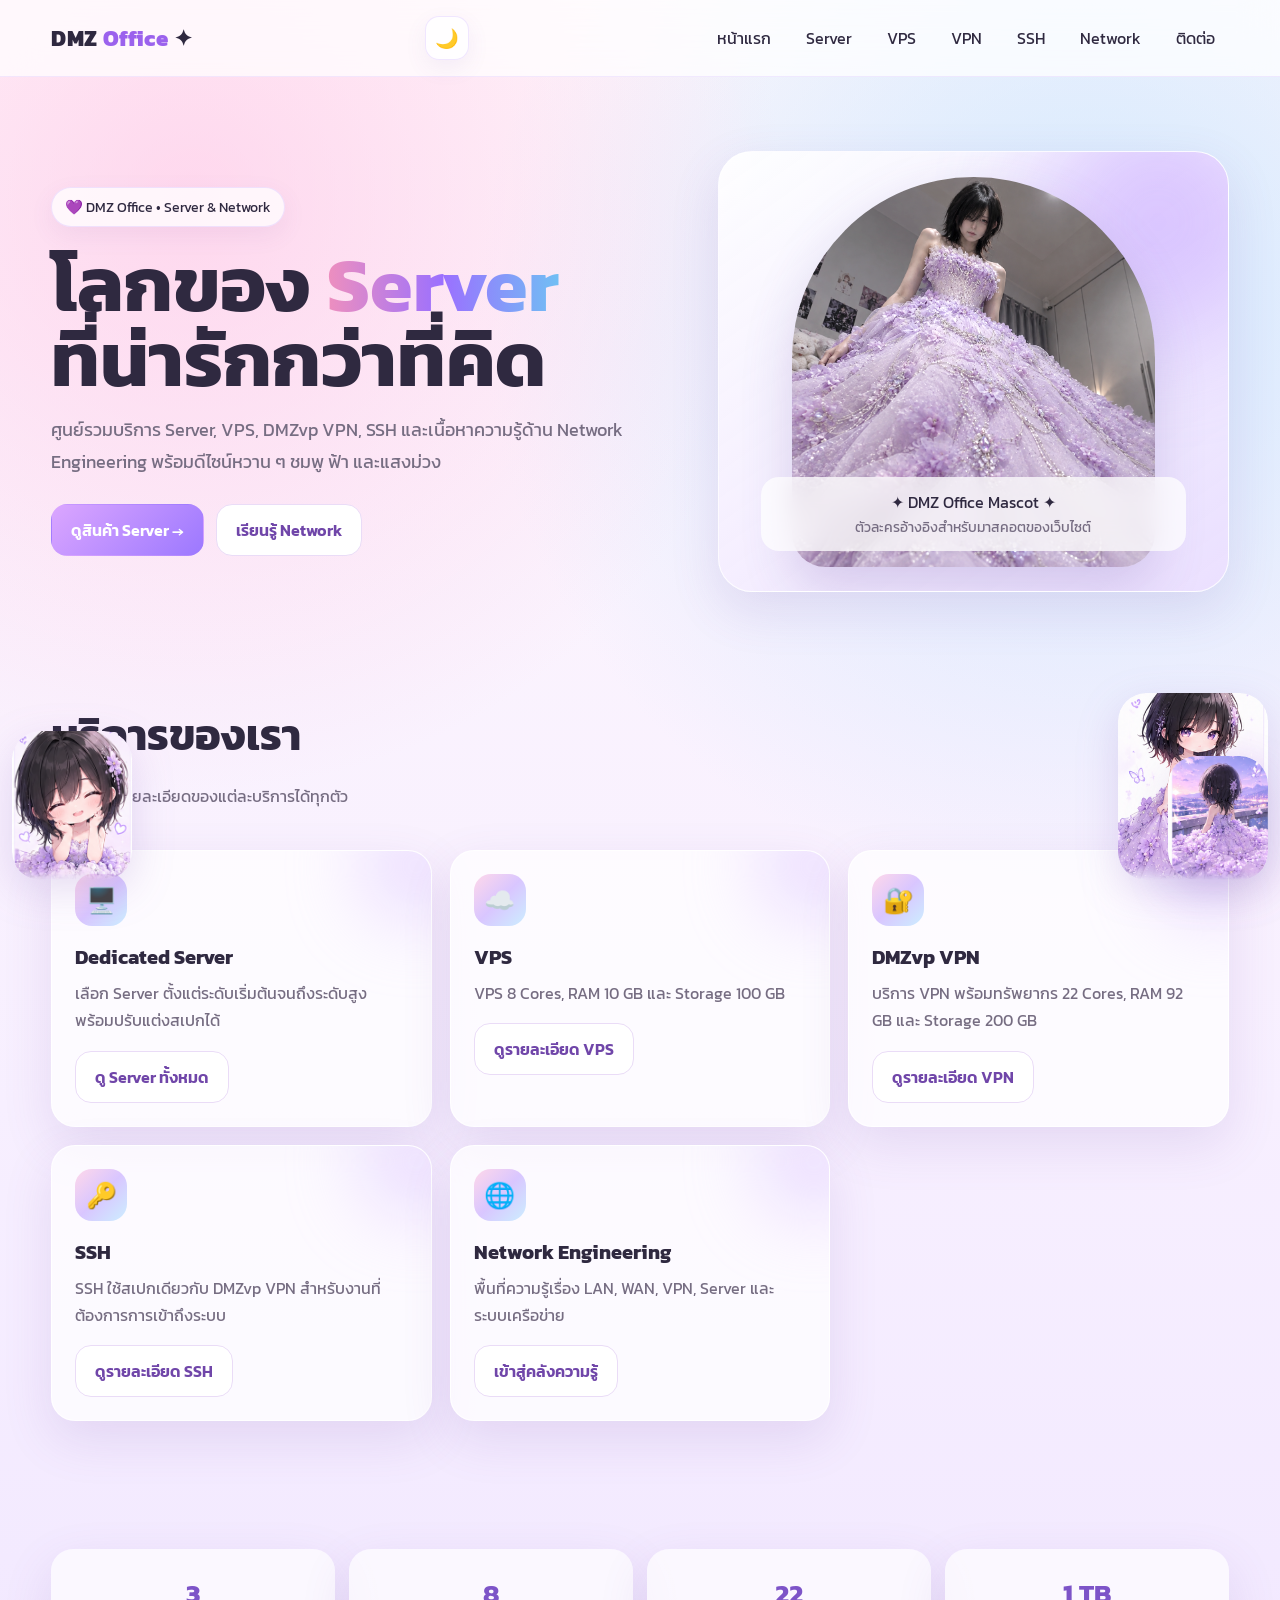
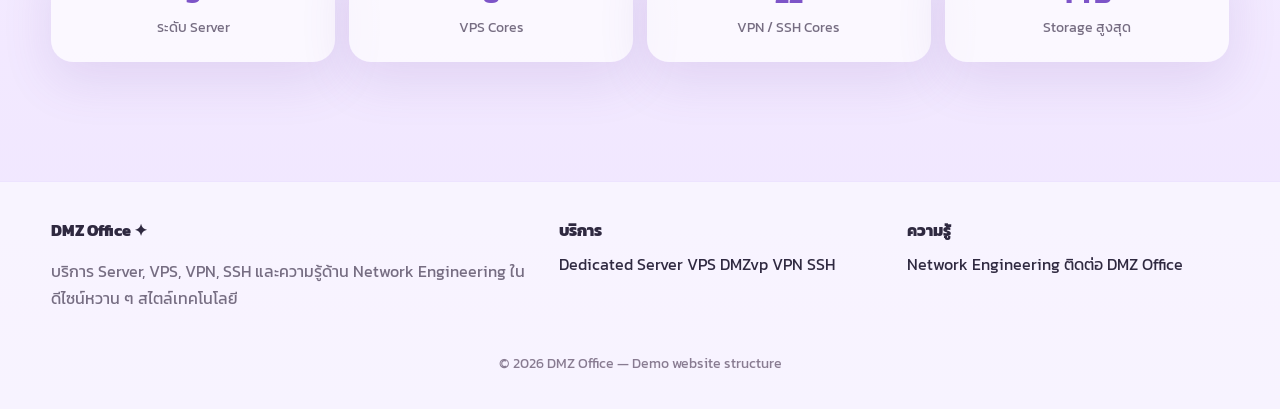
<file: index.html>
<!doctype html>
<html lang="th">
<head>
<meta charset="utf-8">
<meta name="viewport" content="width=device-width,initial-scale=1">
<title>หน้าแรก | DMZ Office</title>
<meta name="description" content="DMZ Office - Server, VPS, VPN, SSH และ Network Engineering">
<link rel="stylesheet" href="css/style.css">
</head>
<body>

<header class="nav">
  <div class="container nav-inner">
    <a class="logo" href="index.html">DMZ <span>Office</span> ✦</a>
    <div class="nav-actions">
      <button class="theme-toggle" id="themeToggle" aria-label="สลับโหมดสี" title="สลับโหมดกลางวัน / กลางคืน">🌙</button>
      <button class="menu-btn" aria-label="เปิดเมนู">☰</button>
    </div>
    <nav class="nav-links">
      <a href="index.html">หน้าแรก</a>
      <a href="servers.html">Server</a>
      <a href="vps.html">VPS</a>
      <a href="vpn.html">VPN</a>
      <a href="ssh.html">SSH</a>
      <a href="network.html">Network</a>
      <a href="contact.html">ติดต่อ</a>
    </nav>
  </div>
</header>


<main>
<section class="hero">
<div class="container hero-grid">
  <div class="reveal">
    <span class="badge">💜 DMZ Office • Server & Network</span>
    <h1>โลกของ <span class="gradient-text">Server</span><br>ที่น่ารักกว่าที่คิด</h1>
    <p>ศูนย์รวมบริการ Server, VPS, DMZvp VPN, SSH และเนื้อหาความรู้ด้าน Network Engineering พร้อมดีไซน์หวาน ๆ ชมพู ฟ้า และแสงม่วง</p>
    <div class="actions">
      <a class="btn btn-primary" href="servers.html">ดูสินค้า Server →</a>
      <a class="btn btn-soft" href="network.html">เรียนรู้ Network</a>
    </div>
  </div>
  <div class="mascot-card reveal">
    <div class="glow"></div>
    <div class="mascot">
      <img src="images/mascot-reference.png" alt="DMZ Office mascot reference">
      <div class="mascot-label">✦ DMZ Office Mascot ✦<br><span class="small">ตัวละครอ้างอิงสำหรับมาสคอตของเว็บไซต์</span></div>
    </div>
  </div>
</div>
</section>

<section class="section">
<div class="container">
  <div class="section-head reveal">
    <div><h2>บริการของเรา</h2><p class="lead">กดเข้าไปดูรายละเอียดของแต่ละบริการได้ทุกตัว</p></div>
  </div>
  <div class="grid">
    <article class="card reveal"><div class="icon">🖥️</div><h3>Dedicated Server</h3><p>เลือก Server ตั้งแต่ระดับเริ่มต้นจนถึงระดับสูง พร้อมปรับแต่งสเปกได้</p><a class="btn btn-soft" href="servers.html">ดู Server ทั้งหมด</a></article>
    <article class="card reveal"><div class="icon">☁️</div><h3>VPS</h3><p>VPS 8 Cores, RAM 10 GB และ Storage 100 GB</p><a class="btn btn-soft" href="vps.html">ดูรายละเอียด VPS</a></article>
    <article class="card reveal"><div class="icon">🔐</div><h3>DMZvp VPN</h3><p>บริการ VPN พร้อมทรัพยากร 22 Cores, RAM 92 GB และ Storage 200 GB</p><a class="btn btn-soft" href="vpn.html">ดูรายละเอียด VPN</a></article>
    <article class="card reveal"><div class="icon">🔑</div><h3>SSH</h3><p>SSH ใช้สเปกเดียวกับ DMZvp VPN สำหรับงานที่ต้องการการเข้าถึงระบบ</p><a class="btn btn-soft" href="ssh.html">ดูรายละเอียด SSH</a></article>
    <article class="card reveal"><div class="icon">🌐</div><h3>Network Engineering</h3><p>พื้นที่ความรู้เรื่อง LAN, WAN, VPN, Server และระบบเครือข่าย</p><a class="btn btn-soft" href="network.html">เข้าสู่คลังความรู้</a></article>
  </div>
</div>
</section>

<section class="section">
<div class="container stats reveal">
  <div class="stat"><strong>3</strong><span>ระดับ Server</span></div>
  <div class="stat"><strong>8</strong><span>VPS Cores</span></div>
  <div class="stat"><strong>22</strong><span>VPN / SSH Cores</span></div>
  <div class="stat"><strong>1 TB</strong><span>Storage สูงสุด</span></div>
</div>
</section>
</main>
<div class="mascot-deco right " aria-hidden="true"><img src="images/mascot/pose-01.png" alt=""></div>
<div class="mascot-deco left small" aria-hidden="true"><img src="images/mascot/pose-03.png" alt=""></div>
<div class="mascot-deco right tiny" aria-hidden="true"><img src="images/mascot/pose-15.png" alt=""></div>



<footer>
  <div class="container footer-grid">
    <div>
      <div class="footer-title">DMZ Office ✦</div>
      <p class="lead">บริการ Server, VPS, VPN, SSH และความรู้ด้าน Network Engineering ในดีไซน์หวาน ๆ สไตล์เทคโนโลยี</p>
    </div>
    <div>
      <div class="footer-title">บริการ</div>
      <a href="servers.html">Dedicated Server</a>
      <a href="vps.html">VPS</a>
      <a href="vpn.html">DMZvp VPN</a>
      <a href="ssh.html">SSH</a>
    </div>
    <div>
      <div class="footer-title">ความรู้</div>
      <a href="network.html">Network Engineering</a>
      <a href="contact.html">ติดต่อ DMZ Office</a>
    </div>
  </div>
  <div class="container copyright">© <span data-year></span> DMZ Office — Demo website structure</div>
</footer>

<script src="js/main.js"></script>
</body>
</html>
</file>
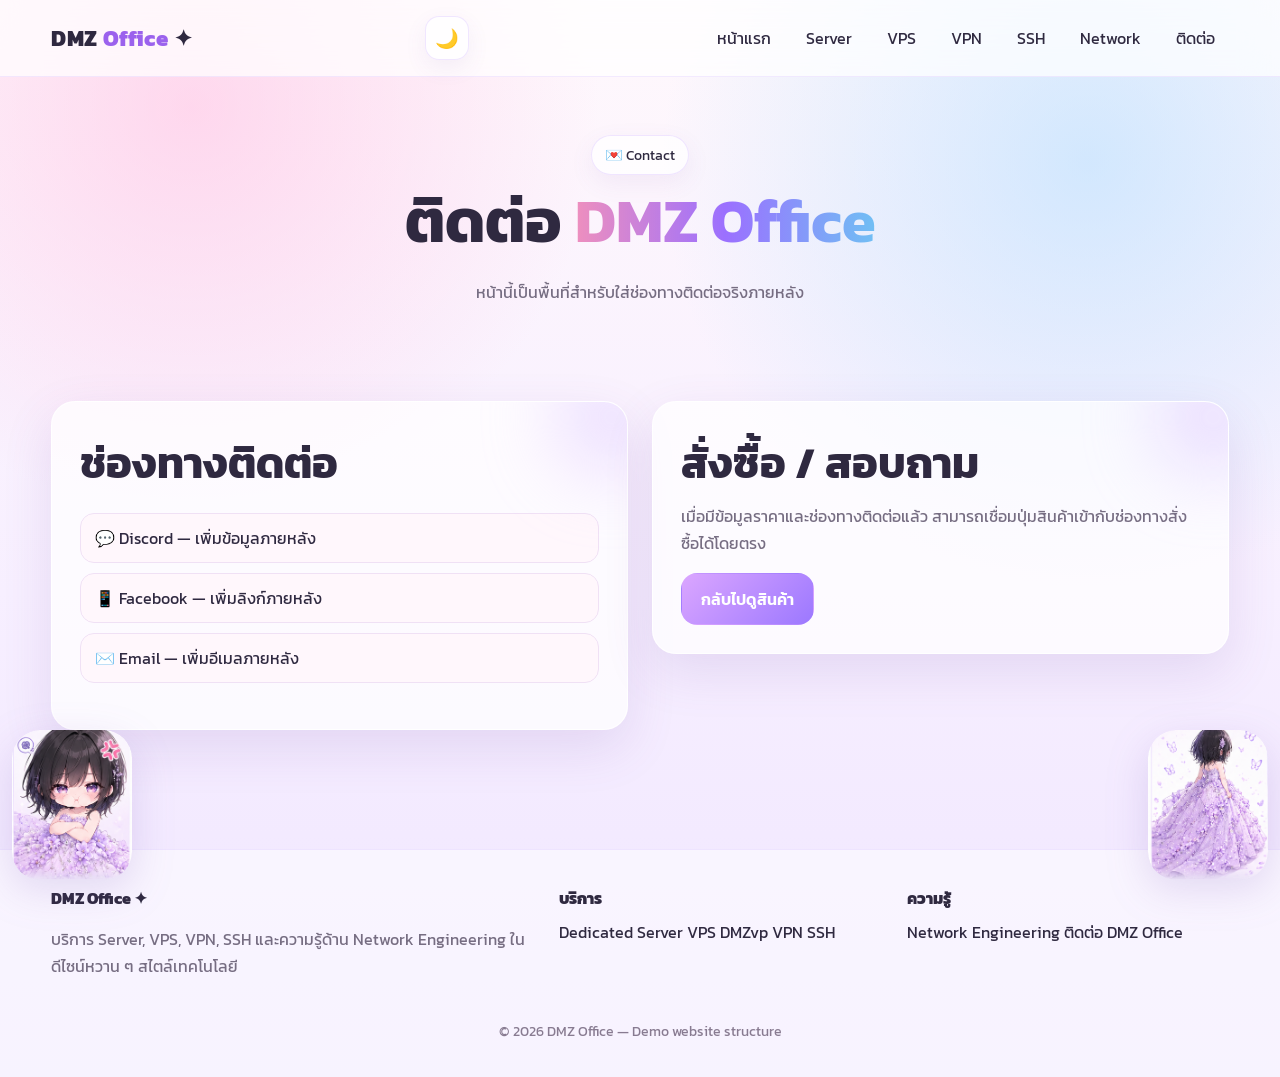
<file: contact.html>
<!doctype html>
<html lang="th">
<head>
<meta charset="utf-8">
<meta name="viewport" content="width=device-width,initial-scale=1">
<title>ติดต่อ | DMZ Office</title>
<meta name="description" content="DMZ Office - Server, VPS, VPN, SSH และ Network Engineering">
<link rel="stylesheet" href="css/style.css">
</head>
<body>

<header class="nav">
  <div class="container nav-inner">
    <a class="logo" href="index.html">DMZ <span>Office</span> ✦</a>
    <div class="nav-actions">
      <button class="theme-toggle" id="themeToggle" aria-label="สลับโหมดสี" title="สลับโหมดกลางวัน / กลางคืน">🌙</button>
      <button class="menu-btn" aria-label="เปิดเมนู">☰</button>
    </div>
    <nav class="nav-links">
      <a href="index.html">หน้าแรก</a>
      <a href="servers.html">Server</a>
      <a href="vps.html">VPS</a>
      <a href="vpn.html">VPN</a>
      <a href="ssh.html">SSH</a>
      <a href="network.html">Network</a>
      <a href="contact.html">ติดต่อ</a>
    </nav>
  </div>
</header>


<main>
<section class="page-head"><div class="container reveal"><span class="badge">💌 Contact</span><h1>ติดต่อ <span class="gradient-text">DMZ Office</span></h1><p>หน้านี้เป็นพื้นที่สำหรับใส่ช่องทางติดต่อจริงภายหลัง</p></div></section>
<section class="section"><div class="container detail">
 <div class="card detail-box reveal"><h2>ช่องทางติดต่อ</h2><ul class="feature-list">
  <li>💬 Discord — เพิ่มข้อมูลภายหลัง</li>
  <li>📱 Facebook — เพิ่มลิงก์ภายหลัง</li>
  <li>✉️ Email — เพิ่มอีเมลภายหลัง</li>
 </ul></div>
 <div class="card detail-box reveal"><h2>สั่งซื้อ / สอบถาม</h2><p class="lead">เมื่อมีข้อมูลราคาและช่องทางติดต่อแล้ว สามารถเชื่อมปุ่มสินค้าเข้ากับช่องทางสั่งซื้อได้โดยตรง</p><a class="btn btn-primary" href="servers.html">กลับไปดูสินค้า</a></div>
</div></section>
</main>
<div class="mascot-deco left small" aria-hidden="true"><img src="images/mascot/pose-12.png" alt=""></div>
<div class="mascot-deco right small" aria-hidden="true"><img src="images/mascot/pose-14.png" alt=""></div>



<footer>
  <div class="container footer-grid">
    <div>
      <div class="footer-title">DMZ Office ✦</div>
      <p class="lead">บริการ Server, VPS, VPN, SSH และความรู้ด้าน Network Engineering ในดีไซน์หวาน ๆ สไตล์เทคโนโลยี</p>
    </div>
    <div>
      <div class="footer-title">บริการ</div>
      <a href="servers.html">Dedicated Server</a>
      <a href="vps.html">VPS</a>
      <a href="vpn.html">DMZvp VPN</a>
      <a href="ssh.html">SSH</a>
    </div>
    <div>
      <div class="footer-title">ความรู้</div>
      <a href="network.html">Network Engineering</a>
      <a href="contact.html">ติดต่อ DMZ Office</a>
    </div>
  </div>
  <div class="container copyright">© <span data-year></span> DMZ Office — Demo website structure</div>
</footer>

<script src="js/main.js"></script>
</body>
</html>
</file>
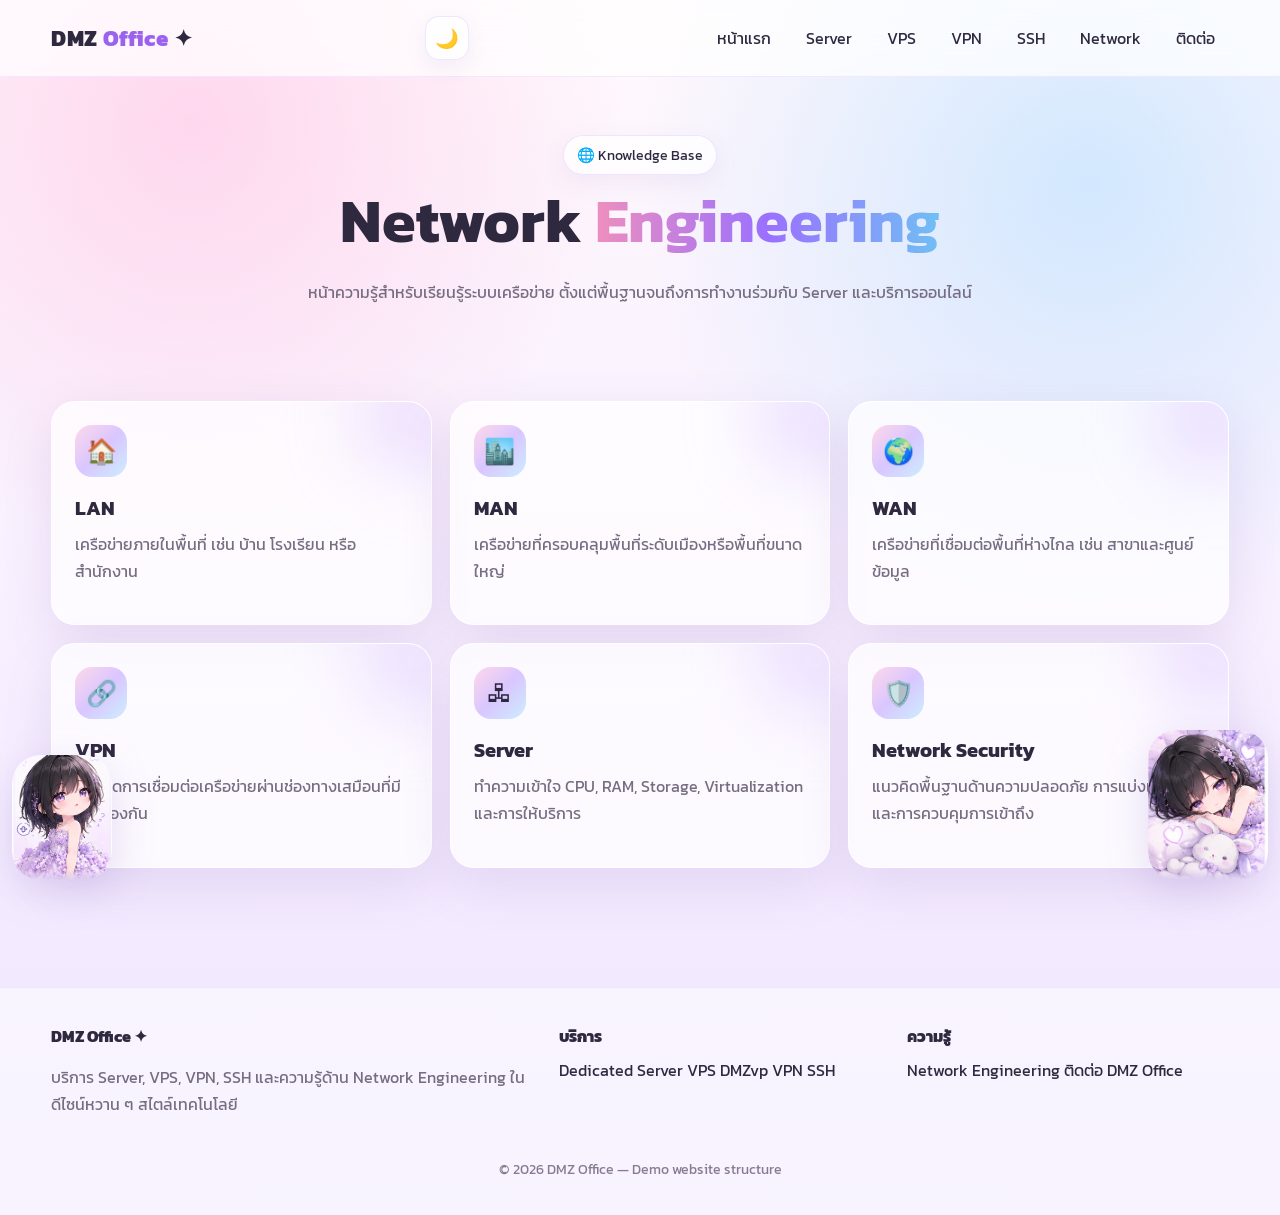
<file: network.html>
<!doctype html>
<html lang="th">
<head>
<meta charset="utf-8">
<meta name="viewport" content="width=device-width,initial-scale=1">
<title>Network Engineering | DMZ Office</title>
<meta name="description" content="DMZ Office - Server, VPS, VPN, SSH และ Network Engineering">
<link rel="stylesheet" href="css/style.css">
</head>
<body>

<header class="nav">
  <div class="container nav-inner">
    <a class="logo" href="index.html">DMZ <span>Office</span> ✦</a>
    <div class="nav-actions">
      <button class="theme-toggle" id="themeToggle" aria-label="สลับโหมดสี" title="สลับโหมดกลางวัน / กลางคืน">🌙</button>
      <button class="menu-btn" aria-label="เปิดเมนู">☰</button>
    </div>
    <nav class="nav-links">
      <a href="index.html">หน้าแรก</a>
      <a href="servers.html">Server</a>
      <a href="vps.html">VPS</a>
      <a href="vpn.html">VPN</a>
      <a href="ssh.html">SSH</a>
      <a href="network.html">Network</a>
      <a href="contact.html">ติดต่อ</a>
    </nav>
  </div>
</header>


<main>
<section class="page-head"><div class="container reveal"><span class="badge">🌐 Knowledge Base</span><h1>Network <span class="gradient-text">Engineering</span></h1><p>หน้าความรู้สำหรับเรียนรู้ระบบเครือข่าย ตั้งแต่พื้นฐานจนถึงการทำงานร่วมกับ Server และบริการออนไลน์</p></div></section>
<section class="section"><div class="container grid">
 <article class="card reveal"><div class="icon">🏠</div><h3>LAN</h3><p>เครือข่ายภายในพื้นที่ เช่น บ้าน โรงเรียน หรือสำนักงาน</p></article>
 <article class="card reveal"><div class="icon">🏙️</div><h3>MAN</h3><p>เครือข่ายที่ครอบคลุมพื้นที่ระดับเมืองหรือพื้นที่ขนาดใหญ่</p></article>
 <article class="card reveal"><div class="icon">🌍</div><h3>WAN</h3><p>เครือข่ายที่เชื่อมต่อพื้นที่ห่างไกล เช่น สาขาและศูนย์ข้อมูล</p></article>
 <article class="card reveal"><div class="icon">🔗</div><h3>VPN</h3><p>แนวคิดการเชื่อมต่อเครือข่ายผ่านช่องทางเสมือนที่มีการป้องกัน</p></article>
 <article class="card reveal"><div class="icon">🖧</div><h3>Server</h3><p>ทำความเข้าใจ CPU, RAM, Storage, Virtualization และการให้บริการ</p></article>
 <article class="card reveal"><div class="icon">🛡️</div><h3>Network Security</h3><p>แนวคิดพื้นฐานด้านความปลอดภัย การแบ่งเครือข่าย และการควบคุมการเข้าถึง</p></article>
</div></section>
</main>
<div class="mascot-deco right small" aria-hidden="true"><img src="images/mascot/pose-11.png" alt=""></div>
<div class="mascot-deco left tiny" aria-hidden="true"><img src="images/mascot/pose-13.png" alt=""></div>



<footer>
  <div class="container footer-grid">
    <div>
      <div class="footer-title">DMZ Office ✦</div>
      <p class="lead">บริการ Server, VPS, VPN, SSH และความรู้ด้าน Network Engineering ในดีไซน์หวาน ๆ สไตล์เทคโนโลยี</p>
    </div>
    <div>
      <div class="footer-title">บริการ</div>
      <a href="servers.html">Dedicated Server</a>
      <a href="vps.html">VPS</a>
      <a href="vpn.html">DMZvp VPN</a>
      <a href="ssh.html">SSH</a>
    </div>
    <div>
      <div class="footer-title">ความรู้</div>
      <a href="network.html">Network Engineering</a>
      <a href="contact.html">ติดต่อ DMZ Office</a>
    </div>
  </div>
  <div class="container copyright">© <span data-year></span> DMZ Office — Demo website structure</div>
</footer>

<script src="js/main.js"></script>
</body>
</html>
</file>
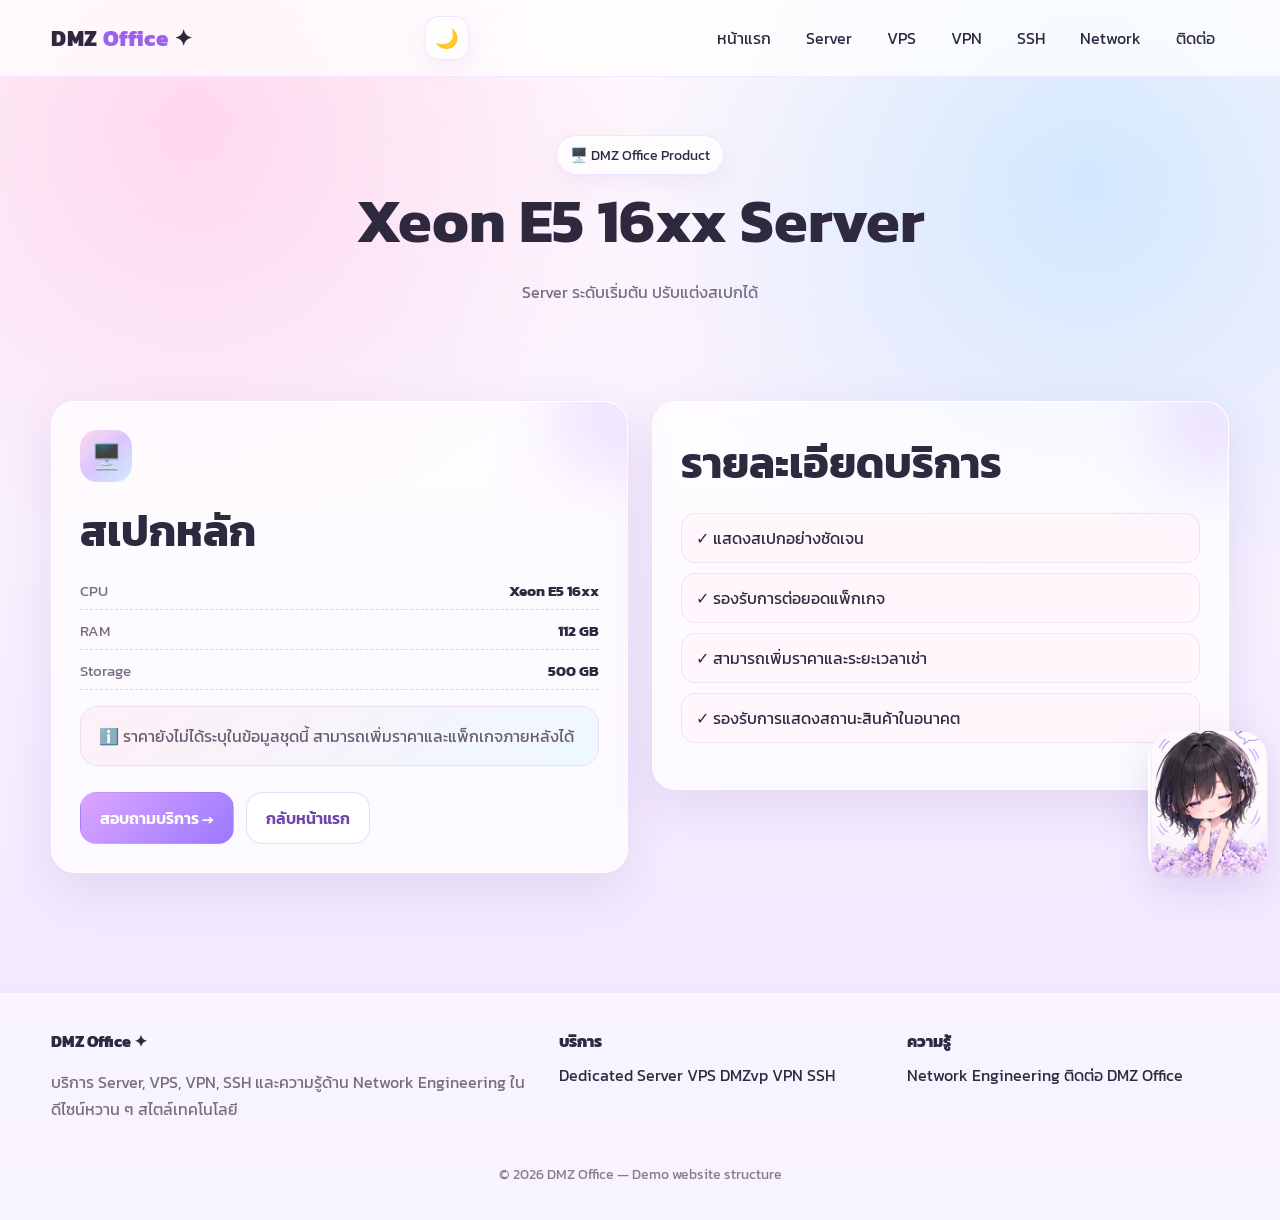
<file: server-e5-16xx.html>
<!doctype html>
<html lang="th">
<head>
<meta charset="utf-8">
<meta name="viewport" content="width=device-width,initial-scale=1">
<title>Xeon E5 16xx Server | DMZ Office</title>
<meta name="description" content="DMZ Office - Server, VPS, VPN, SSH และ Network Engineering">
<link rel="stylesheet" href="css/style.css">
</head>
<body>

<header class="nav">
  <div class="container nav-inner">
    <a class="logo" href="index.html">DMZ <span>Office</span> ✦</a>
    <div class="nav-actions">
      <button class="theme-toggle" id="themeToggle" aria-label="สลับโหมดสี" title="สลับโหมดกลางวัน / กลางคืน">🌙</button>
      <button class="menu-btn" aria-label="เปิดเมนู">☰</button>
    </div>
    <nav class="nav-links">
      <a href="index.html">หน้าแรก</a>
      <a href="servers.html">Server</a>
      <a href="vps.html">VPS</a>
      <a href="vpn.html">VPN</a>
      <a href="ssh.html">SSH</a>
      <a href="network.html">Network</a>
      <a href="contact.html">ติดต่อ</a>
    </nav>
  </div>
</header>


<main>
<section class="page-head"><div class="container reveal"><span class="badge">🖥️ DMZ Office Product</span><h1>Xeon E5 16xx Server</h1><p>Server ระดับเริ่มต้น ปรับแต่งสเปกได้</p></div></section>
<section class="section"><div class="container detail">
 <div class="card detail-box reveal">
   <div class="icon">🖥️</div><h2>สเปกหลัก</h2>
   <div class="specs">
    <div class="spec"><span>CPU</span><b>Xeon E5 16xx</b></div>
    <div class="spec"><span>RAM</span><b>112 GB</b></div>
    <div class="spec"><span>Storage</span><b>500 GB</b></div>
   </div>
   <div class="notice">ℹ️ ราคายังไม่ได้ระบุในข้อมูลชุดนี้ สามารถเพิ่มราคาและแพ็กเกจภายหลังได้</div>
   <div class="actions"><a class="btn btn-primary" href="contact.html">สอบถามบริการ →</a><a class="btn btn-soft" href="index.html">กลับหน้าแรก</a></div>
 </div>
 <div class="card detail-box reveal">
  <h2>รายละเอียดบริการ</h2>
  <ul class="feature-list">
   <li>✓ แสดงสเปกอย่างชัดเจน</li>
   <li>✓ รองรับการต่อยอดแพ็กเกจ</li>
   <li>✓ สามารถเพิ่มราคาและระยะเวลาเช่า</li>
   <li>✓ รองรับการแสดงสถานะสินค้าในอนาคต</li>
  </ul>
 </div>
</div></section>
</main>
<div class="mascot-deco right small" aria-hidden="true"><img src="images/mascot/pose-04.png" alt=""></div>


<footer>
  <div class="container footer-grid">
    <div>
      <div class="footer-title">DMZ Office ✦</div>
      <p class="lead">บริการ Server, VPS, VPN, SSH และความรู้ด้าน Network Engineering ในดีไซน์หวาน ๆ สไตล์เทคโนโลยี</p>
    </div>
    <div>
      <div class="footer-title">บริการ</div>
      <a href="servers.html">Dedicated Server</a>
      <a href="vps.html">VPS</a>
      <a href="vpn.html">DMZvp VPN</a>
      <a href="ssh.html">SSH</a>
    </div>
    <div>
      <div class="footer-title">ความรู้</div>
      <a href="network.html">Network Engineering</a>
      <a href="contact.html">ติดต่อ DMZ Office</a>
    </div>
  </div>
  <div class="container copyright">© <span data-year></span> DMZ Office — Demo website structure</div>
</footer>

<script src="js/main.js"></script>
</body>
</html>
</file>
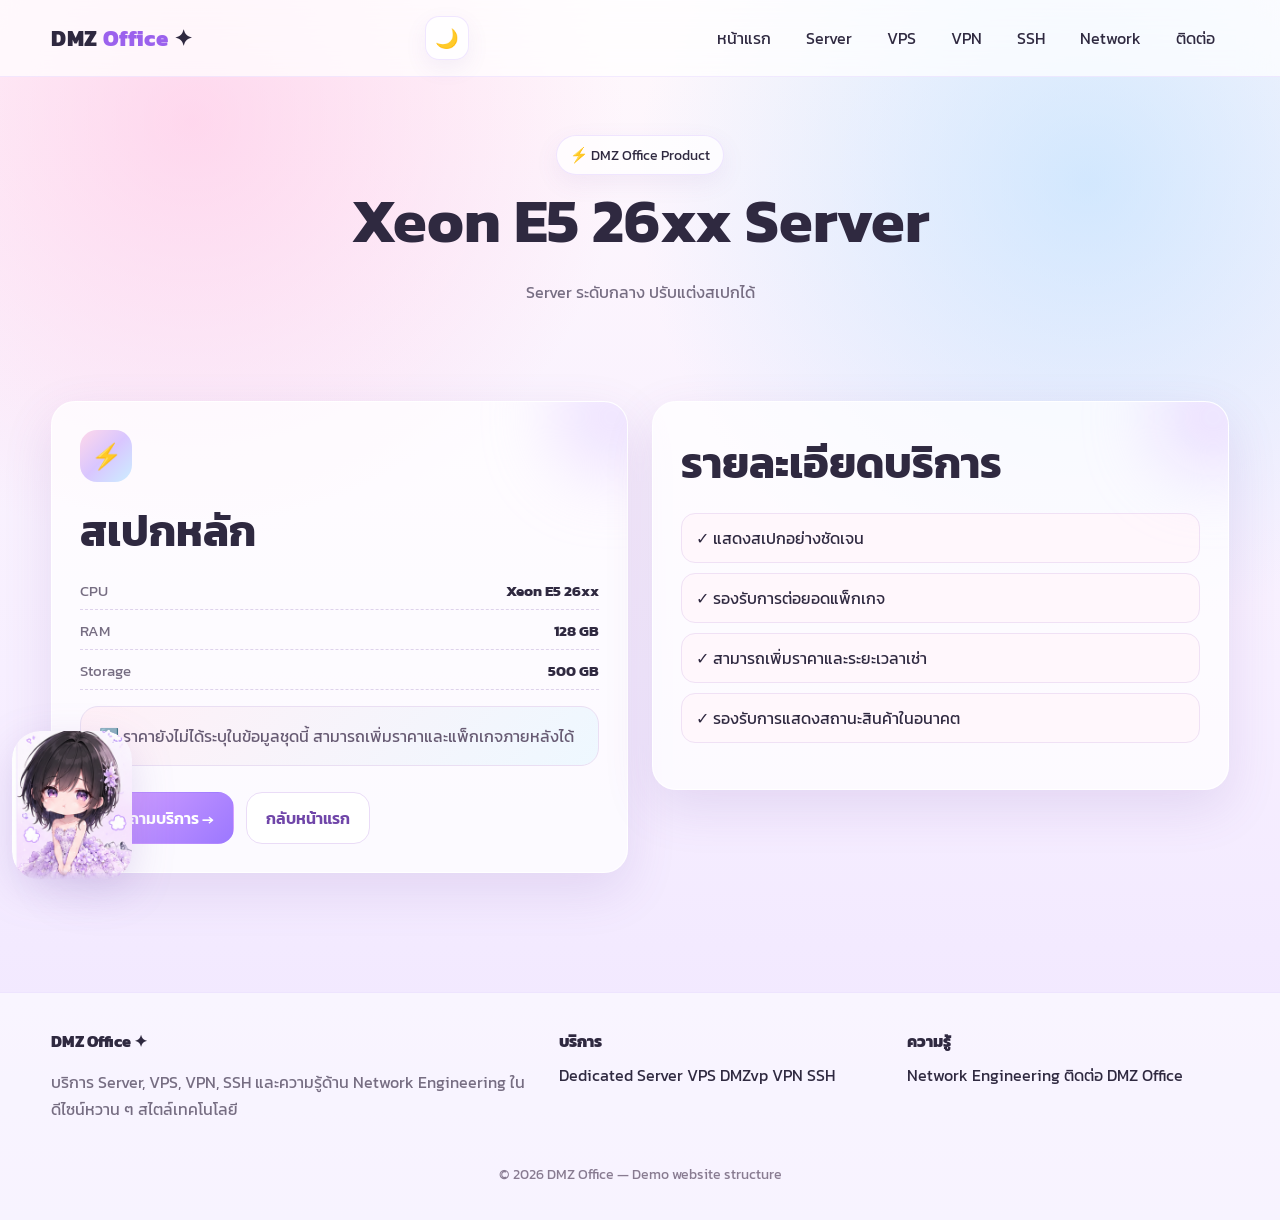
<file: server-e5-26xx.html>
<!doctype html>
<html lang="th">
<head>
<meta charset="utf-8">
<meta name="viewport" content="width=device-width,initial-scale=1">
<title>Xeon E5 26xx Server | DMZ Office</title>
<meta name="description" content="DMZ Office - Server, VPS, VPN, SSH และ Network Engineering">
<link rel="stylesheet" href="css/style.css">
</head>
<body>

<header class="nav">
  <div class="container nav-inner">
    <a class="logo" href="index.html">DMZ <span>Office</span> ✦</a>
    <div class="nav-actions">
      <button class="theme-toggle" id="themeToggle" aria-label="สลับโหมดสี" title="สลับโหมดกลางวัน / กลางคืน">🌙</button>
      <button class="menu-btn" aria-label="เปิดเมนู">☰</button>
    </div>
    <nav class="nav-links">
      <a href="index.html">หน้าแรก</a>
      <a href="servers.html">Server</a>
      <a href="vps.html">VPS</a>
      <a href="vpn.html">VPN</a>
      <a href="ssh.html">SSH</a>
      <a href="network.html">Network</a>
      <a href="contact.html">ติดต่อ</a>
    </nav>
  </div>
</header>


<main>
<section class="page-head"><div class="container reveal"><span class="badge">⚡ DMZ Office Product</span><h1>Xeon E5 26xx Server</h1><p>Server ระดับกลาง ปรับแต่งสเปกได้</p></div></section>
<section class="section"><div class="container detail">
 <div class="card detail-box reveal">
   <div class="icon">⚡</div><h2>สเปกหลัก</h2>
   <div class="specs">
    <div class="spec"><span>CPU</span><b>Xeon E5 26xx</b></div>
    <div class="spec"><span>RAM</span><b>128 GB</b></div>
    <div class="spec"><span>Storage</span><b>500 GB</b></div>
   </div>
   <div class="notice">ℹ️ ราคายังไม่ได้ระบุในข้อมูลชุดนี้ สามารถเพิ่มราคาและแพ็กเกจภายหลังได้</div>
   <div class="actions"><a class="btn btn-primary" href="contact.html">สอบถามบริการ →</a><a class="btn btn-soft" href="index.html">กลับหน้าแรก</a></div>
 </div>
 <div class="card detail-box reveal">
  <h2>รายละเอียดบริการ</h2>
  <ul class="feature-list">
   <li>✓ แสดงสเปกอย่างชัดเจน</li>
   <li>✓ รองรับการต่อยอดแพ็กเกจ</li>
   <li>✓ สามารถเพิ่มราคาและระยะเวลาเช่า</li>
   <li>✓ รองรับการแสดงสถานะสินค้าในอนาคต</li>
  </ul>
 </div>
</div></section>
</main>
<div class="mascot-deco left small" aria-hidden="true"><img src="images/mascot/pose-05.png" alt=""></div>


<footer>
  <div class="container footer-grid">
    <div>
      <div class="footer-title">DMZ Office ✦</div>
      <p class="lead">บริการ Server, VPS, VPN, SSH และความรู้ด้าน Network Engineering ในดีไซน์หวาน ๆ สไตล์เทคโนโลยี</p>
    </div>
    <div>
      <div class="footer-title">บริการ</div>
      <a href="servers.html">Dedicated Server</a>
      <a href="vps.html">VPS</a>
      <a href="vpn.html">DMZvp VPN</a>
      <a href="ssh.html">SSH</a>
    </div>
    <div>
      <div class="footer-title">ความรู้</div>
      <a href="network.html">Network Engineering</a>
      <a href="contact.html">ติดต่อ DMZ Office</a>
    </div>
  </div>
  <div class="container copyright">© <span data-year></span> DMZ Office — Demo website structure</div>
</footer>

<script src="js/main.js"></script>
</body>
</html>
</file>
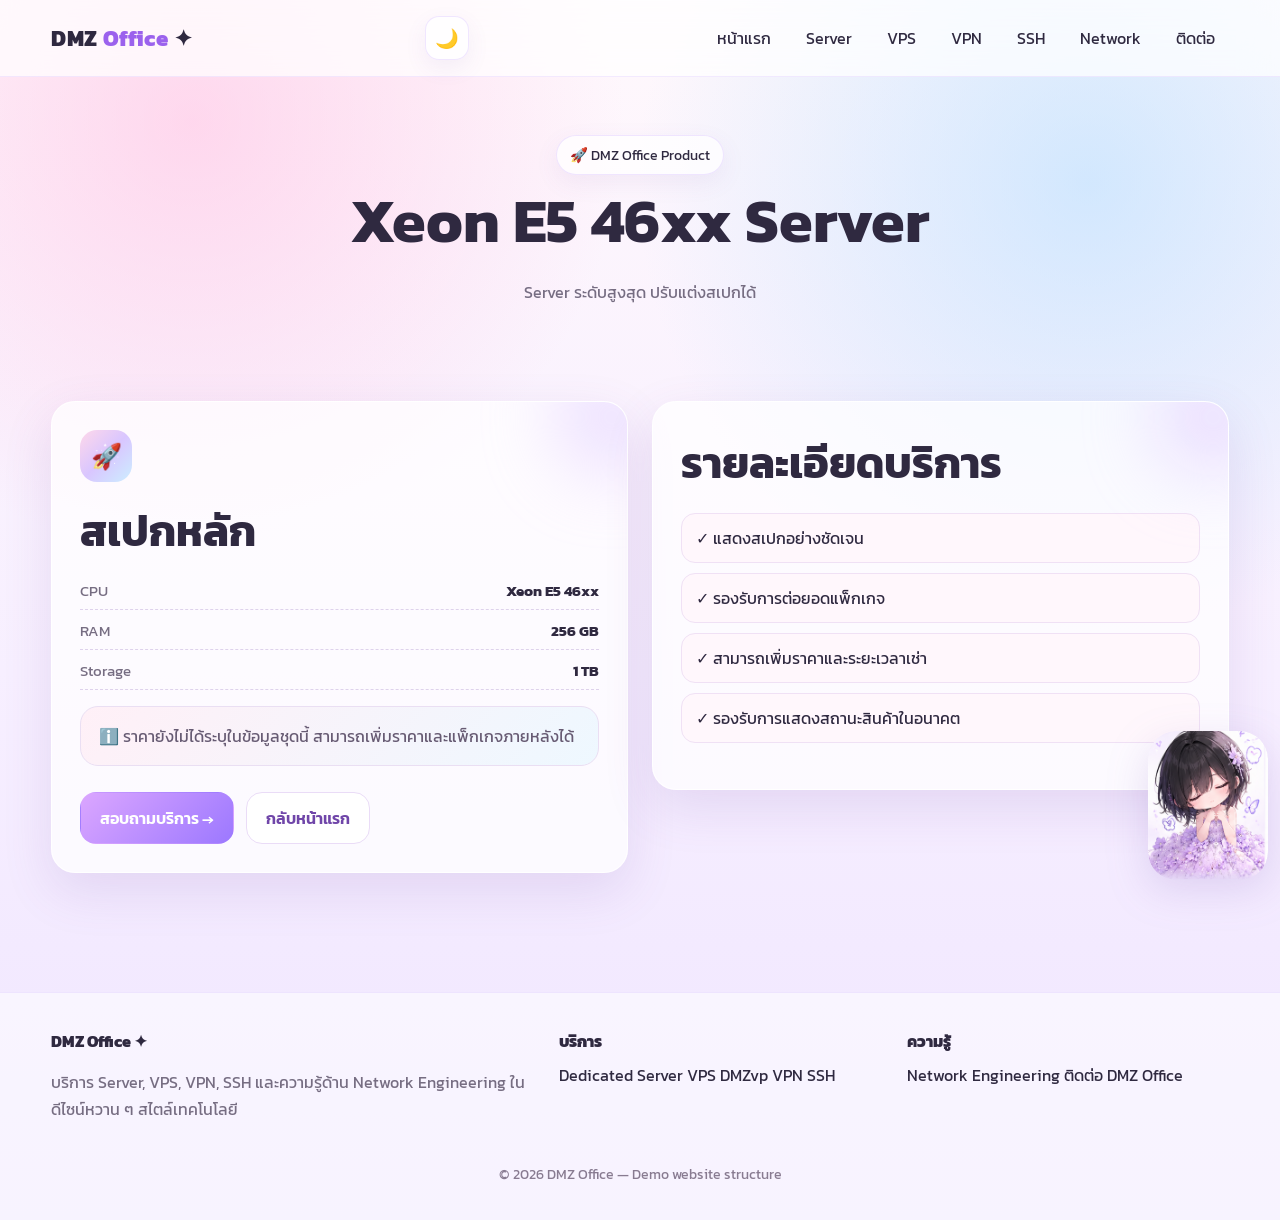
<file: server-e5-46xx.html>
<!doctype html>
<html lang="th">
<head>
<meta charset="utf-8">
<meta name="viewport" content="width=device-width,initial-scale=1">
<title>Xeon E5 46xx Server | DMZ Office</title>
<meta name="description" content="DMZ Office - Server, VPS, VPN, SSH และ Network Engineering">
<link rel="stylesheet" href="css/style.css">
</head>
<body>

<header class="nav">
  <div class="container nav-inner">
    <a class="logo" href="index.html">DMZ <span>Office</span> ✦</a>
    <div class="nav-actions">
      <button class="theme-toggle" id="themeToggle" aria-label="สลับโหมดสี" title="สลับโหมดกลางวัน / กลางคืน">🌙</button>
      <button class="menu-btn" aria-label="เปิดเมนู">☰</button>
    </div>
    <nav class="nav-links">
      <a href="index.html">หน้าแรก</a>
      <a href="servers.html">Server</a>
      <a href="vps.html">VPS</a>
      <a href="vpn.html">VPN</a>
      <a href="ssh.html">SSH</a>
      <a href="network.html">Network</a>
      <a href="contact.html">ติดต่อ</a>
    </nav>
  </div>
</header>


<main>
<section class="page-head"><div class="container reveal"><span class="badge">🚀 DMZ Office Product</span><h1>Xeon E5 46xx Server</h1><p>Server ระดับสูงสุด ปรับแต่งสเปกได้</p></div></section>
<section class="section"><div class="container detail">
 <div class="card detail-box reveal">
   <div class="icon">🚀</div><h2>สเปกหลัก</h2>
   <div class="specs">
    <div class="spec"><span>CPU</span><b>Xeon E5 46xx</b></div>
    <div class="spec"><span>RAM</span><b>256 GB</b></div>
    <div class="spec"><span>Storage</span><b>1 TB</b></div>
   </div>
   <div class="notice">ℹ️ ราคายังไม่ได้ระบุในข้อมูลชุดนี้ สามารถเพิ่มราคาและแพ็กเกจภายหลังได้</div>
   <div class="actions"><a class="btn btn-primary" href="contact.html">สอบถามบริการ →</a><a class="btn btn-soft" href="index.html">กลับหน้าแรก</a></div>
 </div>
 <div class="card detail-box reveal">
  <h2>รายละเอียดบริการ</h2>
  <ul class="feature-list">
   <li>✓ แสดงสเปกอย่างชัดเจน</li>
   <li>✓ รองรับการต่อยอดแพ็กเกจ</li>
   <li>✓ สามารถเพิ่มราคาและระยะเวลาเช่า</li>
   <li>✓ รองรับการแสดงสถานะสินค้าในอนาคต</li>
  </ul>
 </div>
</div></section>
</main>
<div class="mascot-deco right small" aria-hidden="true"><img src="images/mascot/pose-06.png" alt=""></div>


<footer>
  <div class="container footer-grid">
    <div>
      <div class="footer-title">DMZ Office ✦</div>
      <p class="lead">บริการ Server, VPS, VPN, SSH และความรู้ด้าน Network Engineering ในดีไซน์หวาน ๆ สไตล์เทคโนโลยี</p>
    </div>
    <div>
      <div class="footer-title">บริการ</div>
      <a href="servers.html">Dedicated Server</a>
      <a href="vps.html">VPS</a>
      <a href="vpn.html">DMZvp VPN</a>
      <a href="ssh.html">SSH</a>
    </div>
    <div>
      <div class="footer-title">ความรู้</div>
      <a href="network.html">Network Engineering</a>
      <a href="contact.html">ติดต่อ DMZ Office</a>
    </div>
  </div>
  <div class="container copyright">© <span data-year></span> DMZ Office — Demo website structure</div>
</footer>

<script src="js/main.js"></script>
</body>
</html>
</file>
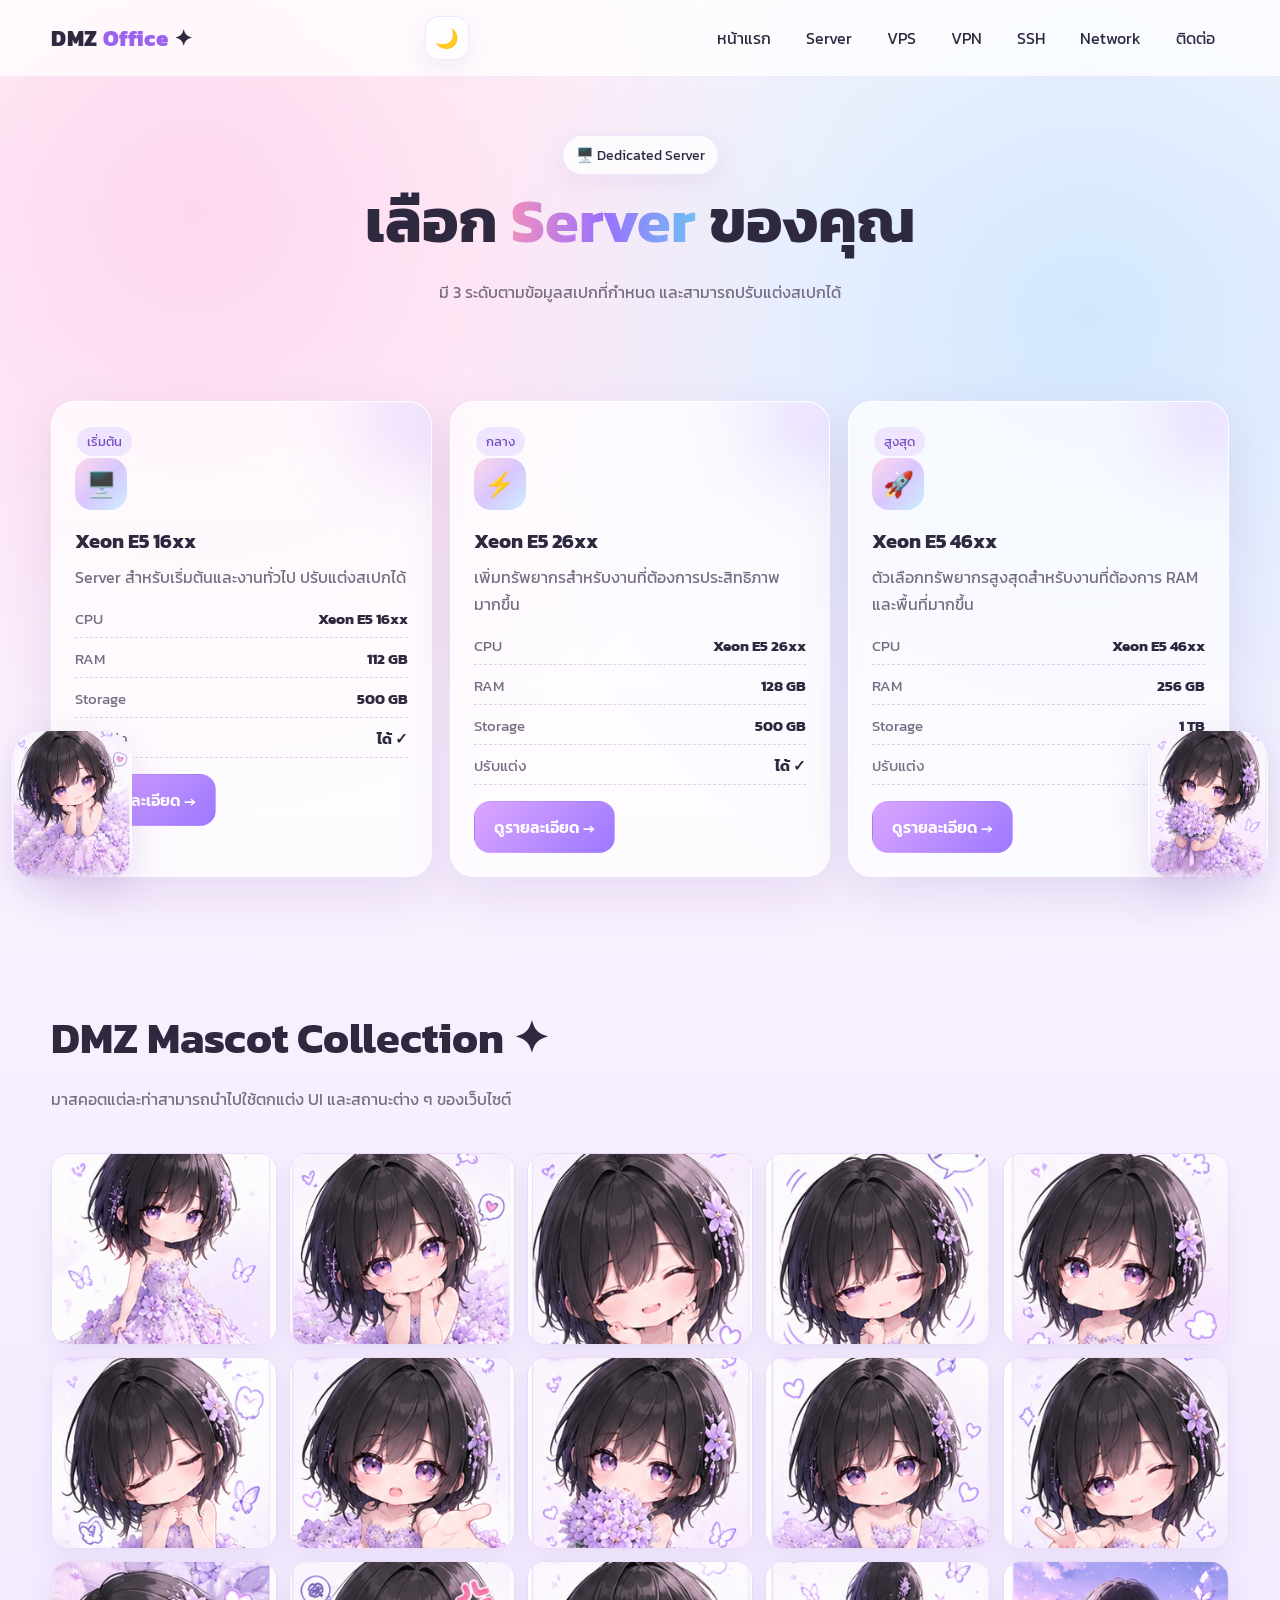
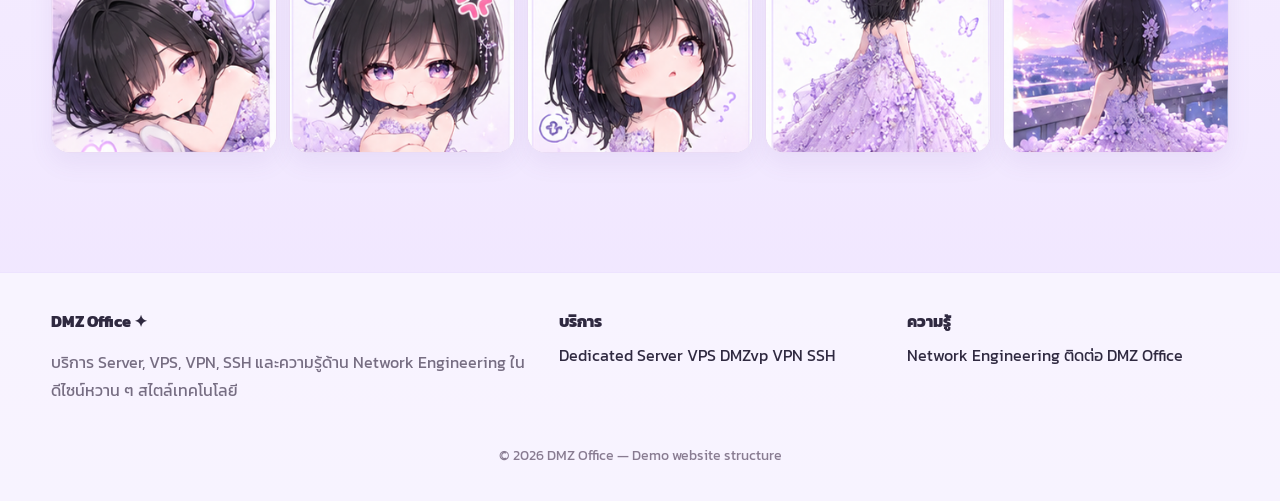
<file: servers.html>
<!doctype html>
<html lang="th">
<head>
<meta charset="utf-8">
<meta name="viewport" content="width=device-width,initial-scale=1">
<title>Server | DMZ Office</title>
<meta name="description" content="DMZ Office - Server, VPS, VPN, SSH และ Network Engineering">
<link rel="stylesheet" href="css/style.css">
</head>
<body>

<header class="nav">
  <div class="container nav-inner">
    <a class="logo" href="index.html">DMZ <span>Office</span> ✦</a>
    <div class="nav-actions">
      <button class="theme-toggle" id="themeToggle" aria-label="สลับโหมดสี" title="สลับโหมดกลางวัน / กลางคืน">🌙</button>
      <button class="menu-btn" aria-label="เปิดเมนู">☰</button>
    </div>
    <nav class="nav-links">
      <a href="index.html">หน้าแรก</a>
      <a href="servers.html">Server</a>
      <a href="vps.html">VPS</a>
      <a href="vpn.html">VPN</a>
      <a href="ssh.html">SSH</a>
      <a href="network.html">Network</a>
      <a href="contact.html">ติดต่อ</a>
    </nav>
  </div>
</header>


<main>
<section class="page-head"><div class="container reveal"><span class="badge">🖥️ Dedicated Server</span><h1>เลือก <span class="gradient-text">Server</span> ของคุณ</h1><p>มี 3 ระดับตามข้อมูลสเปกที่กำหนด และสามารถปรับแต่งสเปกได้</p></div></section>
<section class="section"><div class="container"><div class="grid">
<article class="card reveal">
 <span class="tag">เริ่มต้น</span><div class="icon">🖥️</div>
 <h3>Xeon E5 16xx</h3><p>Server สำหรับเริ่มต้นและงานทั่วไป ปรับแต่งสเปกได้</p>
 <div class="specs"><div class="spec"><span>CPU</span><b>Xeon E5 16xx</b></div><div class="spec"><span>RAM</span><b>112 GB</b></div><div class="spec"><span>Storage</span><b>500 GB</b></div><div class="spec"><span>ปรับแต่ง</span><b>ได้ ✓</b></div></div>
 <a class="btn btn-primary" href="server-e5-16xx.html">ดูรายละเอียด →</a>
</article>
<article class="card reveal">
 <span class="tag">กลาง</span><div class="icon">⚡</div>
 <h3>Xeon E5 26xx</h3><p>เพิ่มทรัพยากรสำหรับงานที่ต้องการประสิทธิภาพมากขึ้น</p>
 <div class="specs"><div class="spec"><span>CPU</span><b>Xeon E5 26xx</b></div><div class="spec"><span>RAM</span><b>128 GB</b></div><div class="spec"><span>Storage</span><b>500 GB</b></div><div class="spec"><span>ปรับแต่ง</span><b>ได้ ✓</b></div></div>
 <a class="btn btn-primary" href="server-e5-26xx.html">ดูรายละเอียด →</a>
</article>
<article class="card reveal">
 <span class="tag">สูงสุด</span><div class="icon">🚀</div>
 <h3>Xeon E5 46xx</h3><p>ตัวเลือกทรัพยากรสูงสุดสำหรับงานที่ต้องการ RAM และพื้นที่มากขึ้น</p>
 <div class="specs"><div class="spec"><span>CPU</span><b>Xeon E5 46xx</b></div><div class="spec"><span>RAM</span><b>256 GB</b></div><div class="spec"><span>Storage</span><b>1 TB</b></div><div class="spec"><span>ปรับแต่ง</span><b>ได้ ✓</b></div></div>
 <a class="btn btn-primary" href="server-e5-46xx.html">ดูรายละเอียด →</a>
</article>
</div></div></section>

<section class="section"><div class="container"><div class="section-head"><div><h2>DMZ Mascot Collection ✦</h2><p class="lead">มาสคอตแต่ละท่าสามารถนำไปใช้ตกแต่ง UI และสถานะต่าง ๆ ของเว็บไซต์</p></div></div><div class="mascot-gallery"><div class="mascot-tile"><img src="images/mascot/pose-01.png" alt="DMZ mascot pose 1"></div><div class="mascot-tile"><img src="images/mascot/pose-02.png" alt="DMZ mascot pose 2"></div><div class="mascot-tile"><img src="images/mascot/pose-03.png" alt="DMZ mascot pose 3"></div><div class="mascot-tile"><img src="images/mascot/pose-04.png" alt="DMZ mascot pose 4"></div><div class="mascot-tile"><img src="images/mascot/pose-05.png" alt="DMZ mascot pose 5"></div><div class="mascot-tile"><img src="images/mascot/pose-06.png" alt="DMZ mascot pose 6"></div><div class="mascot-tile"><img src="images/mascot/pose-07.png" alt="DMZ mascot pose 7"></div><div class="mascot-tile"><img src="images/mascot/pose-08.png" alt="DMZ mascot pose 8"></div><div class="mascot-tile"><img src="images/mascot/pose-09.png" alt="DMZ mascot pose 9"></div><div class="mascot-tile"><img src="images/mascot/pose-10.png" alt="DMZ mascot pose 10"></div><div class="mascot-tile"><img src="images/mascot/pose-11.png" alt="DMZ mascot pose 11"></div><div class="mascot-tile"><img src="images/mascot/pose-12.png" alt="DMZ mascot pose 12"></div><div class="mascot-tile"><img src="images/mascot/pose-13.png" alt="DMZ mascot pose 13"></div><div class="mascot-tile"><img src="images/mascot/pose-14.png" alt="DMZ mascot pose 14"></div><div class="mascot-tile"><img src="images/mascot/pose-15.png" alt="DMZ mascot pose 15"></div></div></div></section>
</main>
<div class="mascot-deco left small" aria-hidden="true"><img src="images/mascot/pose-02.png" alt=""></div>
<div class="mascot-deco right small" aria-hidden="true"><img src="images/mascot/pose-08.png" alt=""></div>



<footer>
  <div class="container footer-grid">
    <div>
      <div class="footer-title">DMZ Office ✦</div>
      <p class="lead">บริการ Server, VPS, VPN, SSH และความรู้ด้าน Network Engineering ในดีไซน์หวาน ๆ สไตล์เทคโนโลยี</p>
    </div>
    <div>
      <div class="footer-title">บริการ</div>
      <a href="servers.html">Dedicated Server</a>
      <a href="vps.html">VPS</a>
      <a href="vpn.html">DMZvp VPN</a>
      <a href="ssh.html">SSH</a>
    </div>
    <div>
      <div class="footer-title">ความรู้</div>
      <a href="network.html">Network Engineering</a>
      <a href="contact.html">ติดต่อ DMZ Office</a>
    </div>
  </div>
  <div class="container copyright">© <span data-year></span> DMZ Office — Demo website structure</div>
</footer>

<script src="js/main.js"></script>
</body>
</html>
</file>
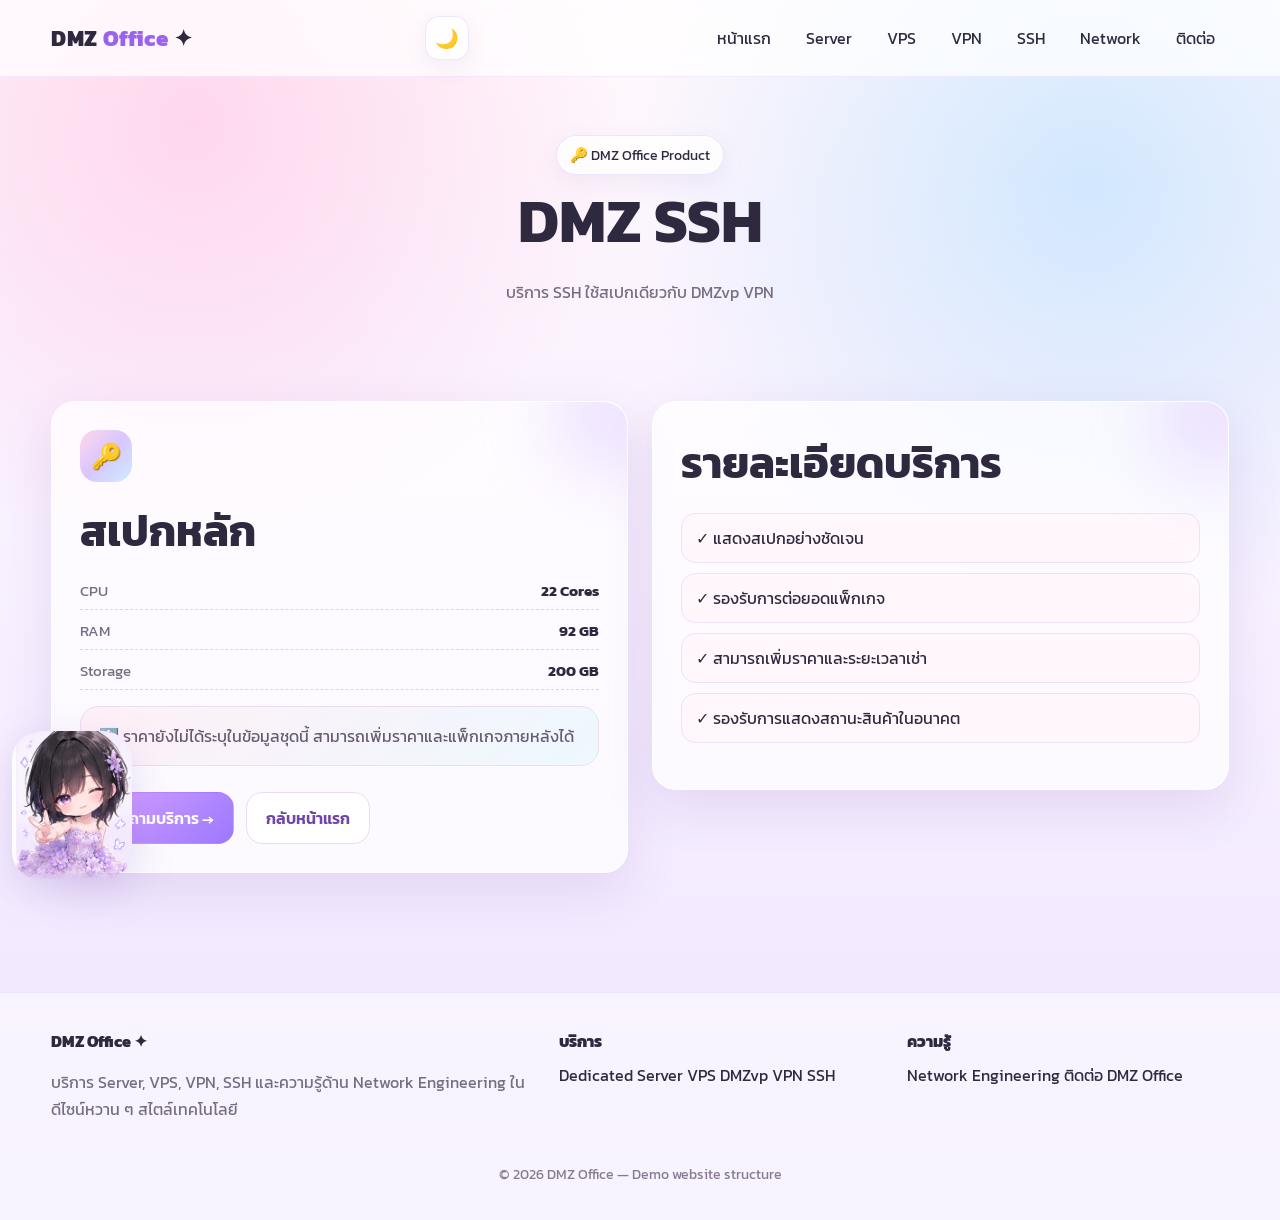
<file: ssh.html>
<!doctype html>
<html lang="th">
<head>
<meta charset="utf-8">
<meta name="viewport" content="width=device-width,initial-scale=1">
<title>DMZ SSH | DMZ Office</title>
<meta name="description" content="DMZ Office - Server, VPS, VPN, SSH และ Network Engineering">
<link rel="stylesheet" href="css/style.css">
</head>
<body>

<header class="nav">
  <div class="container nav-inner">
    <a class="logo" href="index.html">DMZ <span>Office</span> ✦</a>
    <div class="nav-actions">
      <button class="theme-toggle" id="themeToggle" aria-label="สลับโหมดสี" title="สลับโหมดกลางวัน / กลางคืน">🌙</button>
      <button class="menu-btn" aria-label="เปิดเมนู">☰</button>
    </div>
    <nav class="nav-links">
      <a href="index.html">หน้าแรก</a>
      <a href="servers.html">Server</a>
      <a href="vps.html">VPS</a>
      <a href="vpn.html">VPN</a>
      <a href="ssh.html">SSH</a>
      <a href="network.html">Network</a>
      <a href="contact.html">ติดต่อ</a>
    </nav>
  </div>
</header>


<main>
<section class="page-head"><div class="container reveal"><span class="badge">🔑 DMZ Office Product</span><h1>DMZ SSH</h1><p>บริการ SSH ใช้สเปกเดียวกับ DMZvp VPN</p></div></section>
<section class="section"><div class="container detail">
 <div class="card detail-box reveal">
   <div class="icon">🔑</div><h2>สเปกหลัก</h2>
   <div class="specs">
    <div class="spec"><span>CPU</span><b>22 Cores</b></div>
    <div class="spec"><span>RAM</span><b>92 GB</b></div>
    <div class="spec"><span>Storage</span><b>200 GB</b></div>
   </div>
   <div class="notice">ℹ️ ราคายังไม่ได้ระบุในข้อมูลชุดนี้ สามารถเพิ่มราคาและแพ็กเกจภายหลังได้</div>
   <div class="actions"><a class="btn btn-primary" href="contact.html">สอบถามบริการ →</a><a class="btn btn-soft" href="index.html">กลับหน้าแรก</a></div>
 </div>
 <div class="card detail-box reveal">
  <h2>รายละเอียดบริการ</h2>
  <ul class="feature-list">
   <li>✓ แสดงสเปกอย่างชัดเจน</li>
   <li>✓ รองรับการต่อยอดแพ็กเกจ</li>
   <li>✓ สามารถเพิ่มราคาและระยะเวลาเช่า</li>
   <li>✓ รองรับการแสดงสถานะสินค้าในอนาคต</li>
  </ul>
 </div>
</div></section>
</main>
<div class="mascot-deco left small" aria-hidden="true"><img src="images/mascot/pose-10.png" alt=""></div>


<footer>
  <div class="container footer-grid">
    <div>
      <div class="footer-title">DMZ Office ✦</div>
      <p class="lead">บริการ Server, VPS, VPN, SSH และความรู้ด้าน Network Engineering ในดีไซน์หวาน ๆ สไตล์เทคโนโลยี</p>
    </div>
    <div>
      <div class="footer-title">บริการ</div>
      <a href="servers.html">Dedicated Server</a>
      <a href="vps.html">VPS</a>
      <a href="vpn.html">DMZvp VPN</a>
      <a href="ssh.html">SSH</a>
    </div>
    <div>
      <div class="footer-title">ความรู้</div>
      <a href="network.html">Network Engineering</a>
      <a href="contact.html">ติดต่อ DMZ Office</a>
    </div>
  </div>
  <div class="container copyright">© <span data-year></span> DMZ Office — Demo website structure</div>
</footer>

<script src="js/main.js"></script>
</body>
</html>
</file>
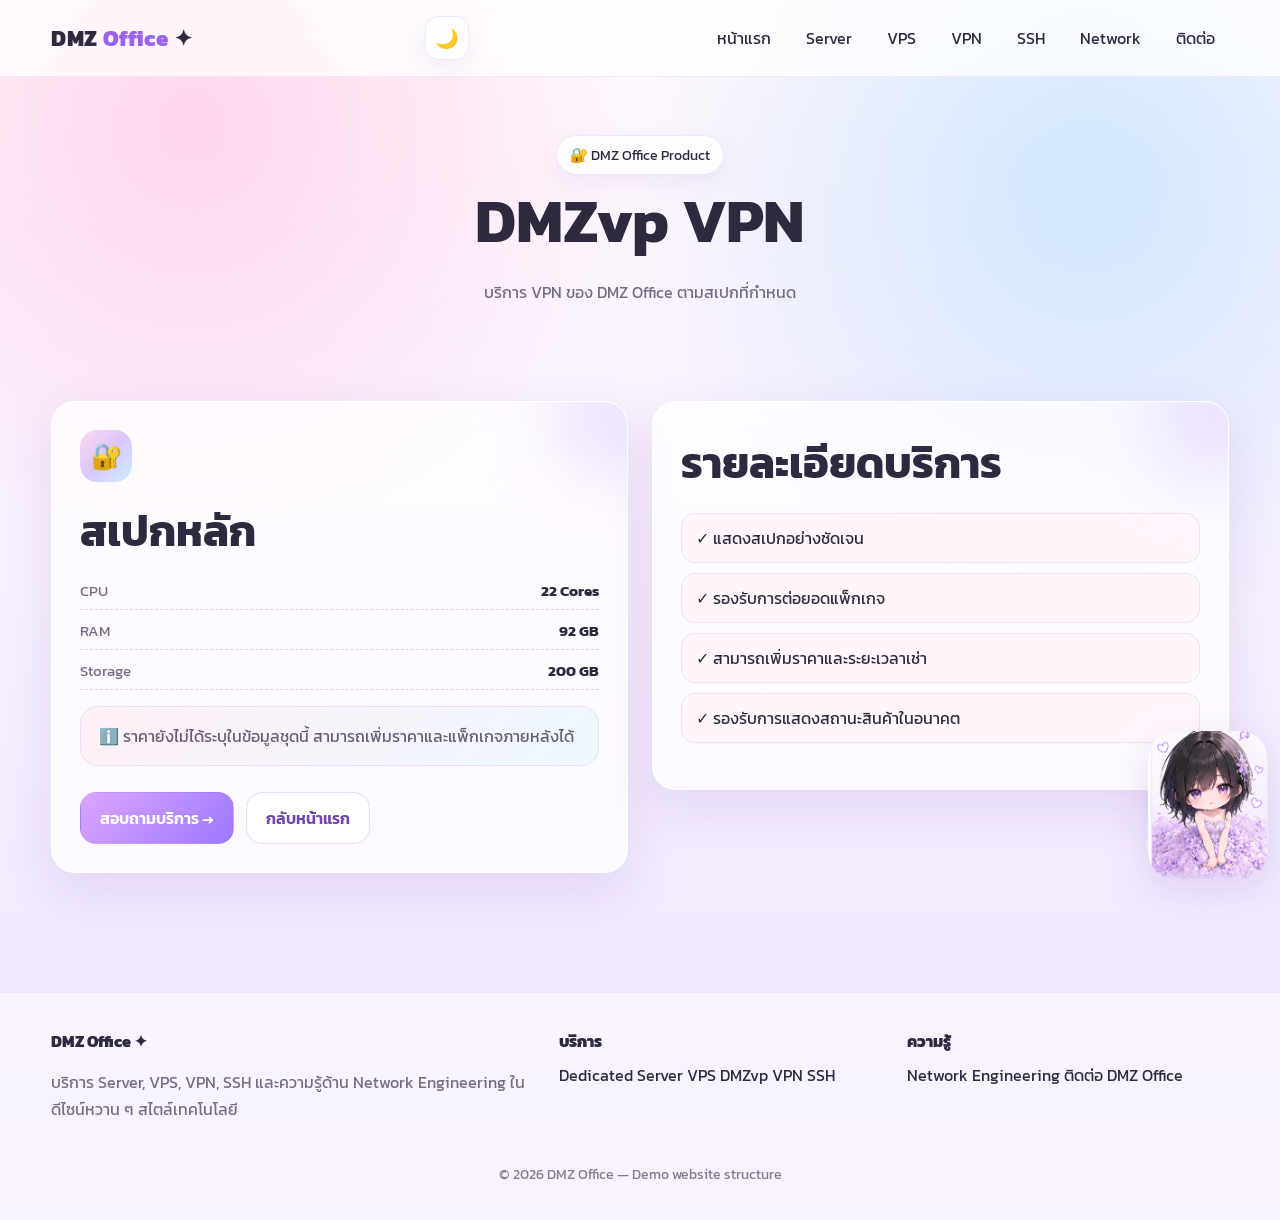
<file: vpn.html>
<!doctype html>
<html lang="th">
<head>
<meta charset="utf-8">
<meta name="viewport" content="width=device-width,initial-scale=1">
<title>DMZvp VPN | DMZ Office</title>
<meta name="description" content="DMZ Office - Server, VPS, VPN, SSH และ Network Engineering">
<link rel="stylesheet" href="css/style.css">
</head>
<body>

<header class="nav">
  <div class="container nav-inner">
    <a class="logo" href="index.html">DMZ <span>Office</span> ✦</a>
    <div class="nav-actions">
      <button class="theme-toggle" id="themeToggle" aria-label="สลับโหมดสี" title="สลับโหมดกลางวัน / กลางคืน">🌙</button>
      <button class="menu-btn" aria-label="เปิดเมนู">☰</button>
    </div>
    <nav class="nav-links">
      <a href="index.html">หน้าแรก</a>
      <a href="servers.html">Server</a>
      <a href="vps.html">VPS</a>
      <a href="vpn.html">VPN</a>
      <a href="ssh.html">SSH</a>
      <a href="network.html">Network</a>
      <a href="contact.html">ติดต่อ</a>
    </nav>
  </div>
</header>


<main>
<section class="page-head"><div class="container reveal"><span class="badge">🔐 DMZ Office Product</span><h1>DMZvp VPN</h1><p>บริการ VPN ของ DMZ Office ตามสเปกที่กำหนด</p></div></section>
<section class="section"><div class="container detail">
 <div class="card detail-box reveal">
   <div class="icon">🔐</div><h2>สเปกหลัก</h2>
   <div class="specs">
    <div class="spec"><span>CPU</span><b>22 Cores</b></div>
    <div class="spec"><span>RAM</span><b>92 GB</b></div>
    <div class="spec"><span>Storage</span><b>200 GB</b></div>
   </div>
   <div class="notice">ℹ️ ราคายังไม่ได้ระบุในข้อมูลชุดนี้ สามารถเพิ่มราคาและแพ็กเกจภายหลังได้</div>
   <div class="actions"><a class="btn btn-primary" href="contact.html">สอบถามบริการ →</a><a class="btn btn-soft" href="index.html">กลับหน้าแรก</a></div>
 </div>
 <div class="card detail-box reveal">
  <h2>รายละเอียดบริการ</h2>
  <ul class="feature-list">
   <li>✓ แสดงสเปกอย่างชัดเจน</li>
   <li>✓ รองรับการต่อยอดแพ็กเกจ</li>
   <li>✓ สามารถเพิ่มราคาและระยะเวลาเช่า</li>
   <li>✓ รองรับการแสดงสถานะสินค้าในอนาคต</li>
  </ul>
 </div>
</div></section>
</main>
<div class="mascot-deco right small" aria-hidden="true"><img src="images/mascot/pose-09.png" alt=""></div>


<footer>
  <div class="container footer-grid">
    <div>
      <div class="footer-title">DMZ Office ✦</div>
      <p class="lead">บริการ Server, VPS, VPN, SSH และความรู้ด้าน Network Engineering ในดีไซน์หวาน ๆ สไตล์เทคโนโลยี</p>
    </div>
    <div>
      <div class="footer-title">บริการ</div>
      <a href="servers.html">Dedicated Server</a>
      <a href="vps.html">VPS</a>
      <a href="vpn.html">DMZvp VPN</a>
      <a href="ssh.html">SSH</a>
    </div>
    <div>
      <div class="footer-title">ความรู้</div>
      <a href="network.html">Network Engineering</a>
      <a href="contact.html">ติดต่อ DMZ Office</a>
    </div>
  </div>
  <div class="container copyright">© <span data-year></span> DMZ Office — Demo website structure</div>
</footer>

<script src="js/main.js"></script>
</body>
</html>
</file>
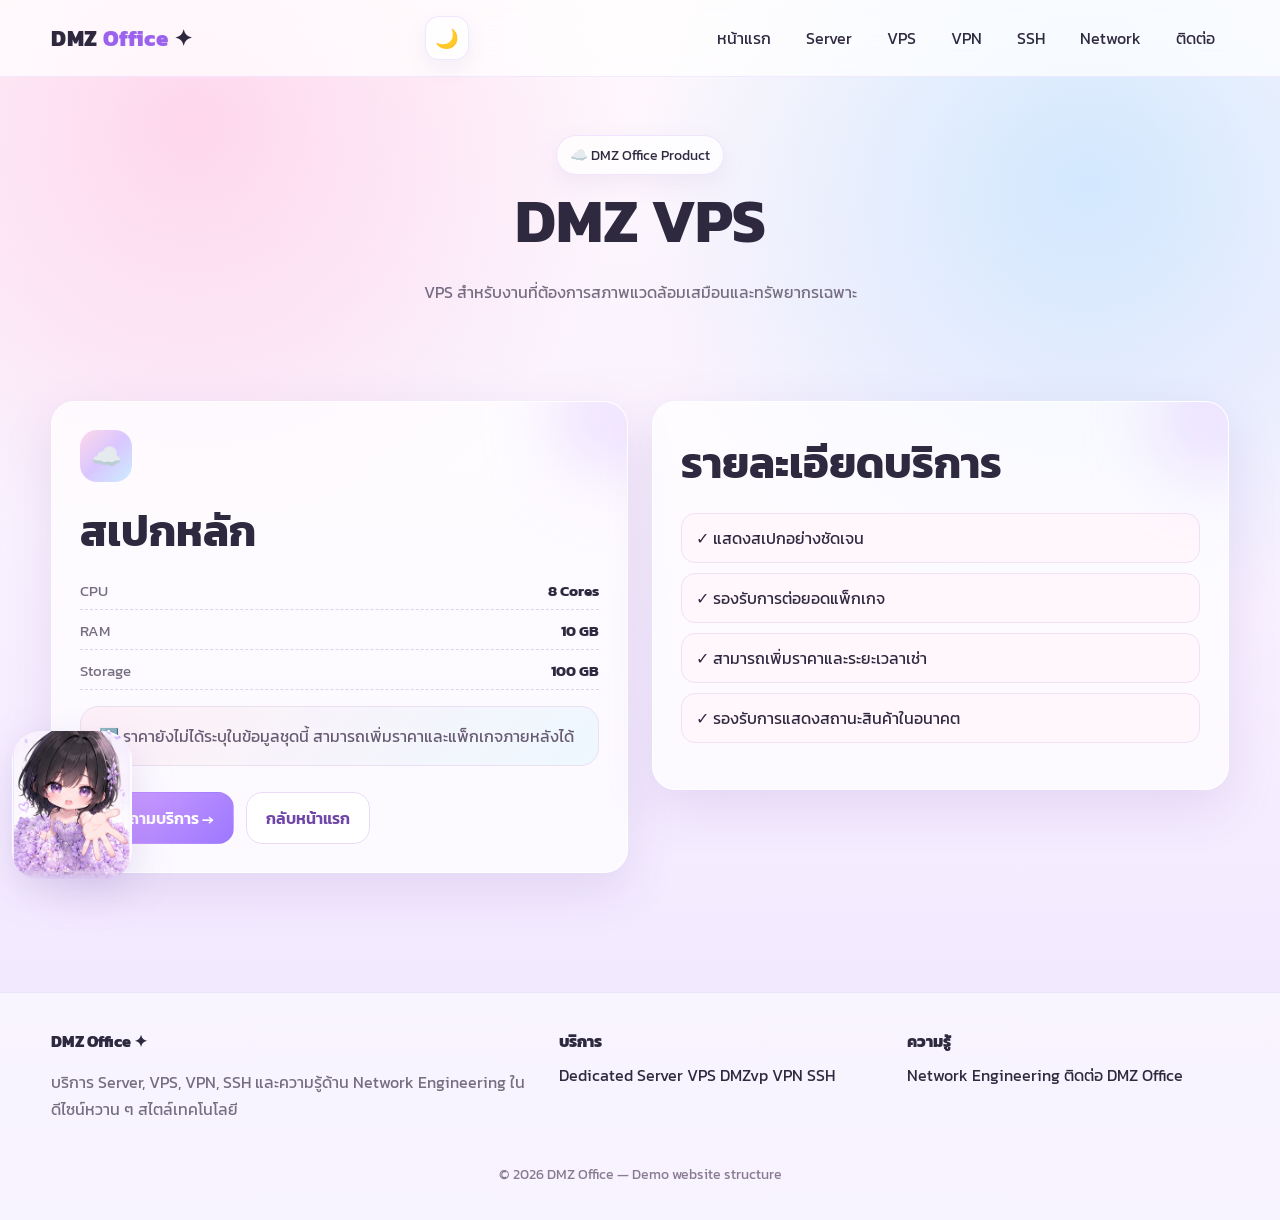
<file: vps.html>
<!doctype html>
<html lang="th">
<head>
<meta charset="utf-8">
<meta name="viewport" content="width=device-width,initial-scale=1">
<title>DMZ VPS | DMZ Office</title>
<meta name="description" content="DMZ Office - Server, VPS, VPN, SSH และ Network Engineering">
<link rel="stylesheet" href="css/style.css">
</head>
<body>

<header class="nav">
  <div class="container nav-inner">
    <a class="logo" href="index.html">DMZ <span>Office</span> ✦</a>
    <div class="nav-actions">
      <button class="theme-toggle" id="themeToggle" aria-label="สลับโหมดสี" title="สลับโหมดกลางวัน / กลางคืน">🌙</button>
      <button class="menu-btn" aria-label="เปิดเมนู">☰</button>
    </div>
    <nav class="nav-links">
      <a href="index.html">หน้าแรก</a>
      <a href="servers.html">Server</a>
      <a href="vps.html">VPS</a>
      <a href="vpn.html">VPN</a>
      <a href="ssh.html">SSH</a>
      <a href="network.html">Network</a>
      <a href="contact.html">ติดต่อ</a>
    </nav>
  </div>
</header>


<main>
<section class="page-head"><div class="container reveal"><span class="badge">☁️ DMZ Office Product</span><h1>DMZ VPS</h1><p>VPS สำหรับงานที่ต้องการสภาพแวดล้อมเสมือนและทรัพยากรเฉพาะ</p></div></section>
<section class="section"><div class="container detail">
 <div class="card detail-box reveal">
   <div class="icon">☁️</div><h2>สเปกหลัก</h2>
   <div class="specs">
    <div class="spec"><span>CPU</span><b>8 Cores</b></div>
    <div class="spec"><span>RAM</span><b>10 GB</b></div>
    <div class="spec"><span>Storage</span><b>100 GB</b></div>
   </div>
   <div class="notice">ℹ️ ราคายังไม่ได้ระบุในข้อมูลชุดนี้ สามารถเพิ่มราคาและแพ็กเกจภายหลังได้</div>
   <div class="actions"><a class="btn btn-primary" href="contact.html">สอบถามบริการ →</a><a class="btn btn-soft" href="index.html">กลับหน้าแรก</a></div>
 </div>
 <div class="card detail-box reveal">
  <h2>รายละเอียดบริการ</h2>
  <ul class="feature-list">
   <li>✓ แสดงสเปกอย่างชัดเจน</li>
   <li>✓ รองรับการต่อยอดแพ็กเกจ</li>
   <li>✓ สามารถเพิ่มราคาและระยะเวลาเช่า</li>
   <li>✓ รองรับการแสดงสถานะสินค้าในอนาคต</li>
  </ul>
 </div>
</div></section>
</main>
<div class="mascot-deco left small" aria-hidden="true"><img src="images/mascot/pose-07.png" alt=""></div>


<footer>
  <div class="container footer-grid">
    <div>
      <div class="footer-title">DMZ Office ✦</div>
      <p class="lead">บริการ Server, VPS, VPN, SSH และความรู้ด้าน Network Engineering ในดีไซน์หวาน ๆ สไตล์เทคโนโลยี</p>
    </div>
    <div>
      <div class="footer-title">บริการ</div>
      <a href="servers.html">Dedicated Server</a>
      <a href="vps.html">VPS</a>
      <a href="vpn.html">DMZvp VPN</a>
      <a href="ssh.html">SSH</a>
    </div>
    <div>
      <div class="footer-title">ความรู้</div>
      <a href="network.html">Network Engineering</a>
      <a href="contact.html">ติดต่อ DMZ Office</a>
    </div>
  </div>
  <div class="container copyright">© <span data-year></span> DMZ Office — Demo website structure</div>
</footer>

<script src="js/main.js"></script>
</body>
</html>
</file>
<file: css/style.css>
@import url('https://fonts.googleapis.com/css2?family=Kanit:wght@300;400;500;600;700&family=Nunito:wght@400;600;700;800&display=swap');

:root{
  --pink:#ffd8ea;
  --pink2:#fff0f7;
  --blue:#cfeeff;
  --purple:#a978ff;
  --purple2:#eadbff;
  --ink:#2f2940;
  --muted:#766d82;
  --white:#fff;
  --glass:rgba(255,255,255,.72);
  --shadow:0 18px 50px rgba(117,77,170,.14);
  --radius:24px;
}
*{box-sizing:border-box}
html{scroll-behavior:smooth}
body{
  margin:0;color:var(--ink);
  font-family:Kanit,Nunito,sans-serif;
  background:
    radial-gradient(circle at 15% 10%, rgba(255,190,225,.55), transparent 28%),
    radial-gradient(circle at 85% 15%, rgba(175,220,255,.55), transparent 30%),
    linear-gradient(180deg,#fff8fc 0%,#f7efff 55%,#efe5ff 100%);
  min-height:100vh;
}
a{text-decoration:none;color:inherit}
img{max-width:100%;display:block}
.container{width:min(1180px,92%);margin:auto}
.nav{
  position:sticky;top:0;z-index:50;
  backdrop-filter:blur(18px);
  background:rgba(255,255,255,.72);
  border-bottom:1px solid rgba(169,120,255,.14);
}
.nav-inner{height:76px;display:flex;align-items:center;justify-content:space-between;gap:20px}
.logo{font-weight:800;font-size:1.35rem;letter-spacing:.4px}
.logo span{color:#9b62ed}
.nav-links{display:flex;align-items:center;gap:7px}
.nav-links a{
  padding:10px 14px;border-radius:14px;font-size:.98rem;
  transition:.25s ease;
}
.nav-links a:hover,.nav-links a.active{background:#f0e3ff;color:#7442c8;transform:translateY(-1px)}
.menu-btn{display:none;border:0;background:#f0e3ff;border-radius:13px;padding:10px 12px;font-size:20px}

.hero{padding:74px 0 46px}
.hero-grid{display:grid;grid-template-columns:1.1fr .9fr;gap:42px;align-items:center}
.badge{
  display:inline-flex;gap:8px;align-items:center;padding:8px 13px;border-radius:999px;
  background:rgba(255,255,255,.75);border:1px solid rgba(169,120,255,.18);
  box-shadow:0 8px 25px rgba(120,80,170,.08);font-size:.9rem
}
.hero h1{font-size:clamp(2.5rem,6vw,5.2rem);line-height:.98;margin:20px 0 18px}
.gradient-text{background:linear-gradient(90deg,#ee8fbe,#9b70ff,#70bff4);-webkit-background-clip:text;background-clip:text;color:transparent}
.hero p{font-size:1.1rem;line-height:1.8;color:var(--muted);max-width:650px}
.actions{display:flex;gap:12px;flex-wrap:wrap;margin-top:26px}
.btn{
  display:inline-flex;align-items:center;justify-content:center;gap:8px;
  padding:13px 19px;border-radius:16px;font-weight:600;border:1px solid transparent;
  transition:.25s ease;cursor:pointer
}
.btn:hover{transform:translateY(-3px);box-shadow:0 12px 30px rgba(118,70,190,.16)}
.btn-primary{background:linear-gradient(135deg,#dba6ff,#9c78ff);color:white}
.btn-soft{background:white;border-color:#eadcf7;color:#7046a9}
.mascot-card{
  min-height:440px;border-radius:34px;padding:22px;position:relative;overflow:hidden;
  background:linear-gradient(145deg,rgba(255,255,255,.9),rgba(236,220,255,.78));
  box-shadow:var(--shadow);border:1px solid rgba(255,255,255,.8);
}
.glow{position:absolute;width:240px;height:240px;border-radius:50%;filter:blur(55px);background:#b78aff;opacity:.42;right:-50px;top:-50px}
.mascot{height:100%;min-height:395px;display:flex;align-items:center;justify-content:center;position:relative}
.mascot img{
  width:min(78%,390px);max-height:390px;object-fit:cover;object-position:center 22%;
  border-radius:190px 190px 35px 35px;filter:saturate(.9) brightness(1.04);
  box-shadow:0 20px 50px rgba(111,76,170,.22);
}
.mascot-label{position:absolute;bottom:18px;left:20px;right:20px;padding:13px 15px;border-radius:18px;background:rgba(255,255,255,.75);backdrop-filter:blur(12px);text-align:center}

.section{padding:64px 0}
.section-head{display:flex;justify-content:space-between;gap:20px;align-items:end;margin-bottom:24px}
.section h2{font-size:clamp(1.8rem,4vw,2.7rem);margin:0 0 8px}
.lead{color:var(--muted);line-height:1.7}
.grid{display:grid;grid-template-columns:repeat(3,1fr);gap:18px}
.card{
  background:var(--glass);border:1px solid rgba(255,255,255,.9);
  border-radius:var(--radius);padding:23px;box-shadow:var(--shadow);
  transition:.28s ease;position:relative;overflow:hidden
}
.card:hover{transform:translateY(-6px);box-shadow:0 24px 55px rgba(117,77,170,.18)}
.card::after{content:"";position:absolute;width:110px;height:110px;border-radius:50%;background:#d9bfff;filter:blur(38px);right:-40px;top:-40px;opacity:.5}
.icon{
  width:52px;height:52px;border-radius:17px;display:grid;place-items:center;
  background:linear-gradient(135deg,#ffd8ea,#d9c6ff,#cceeff);font-size:25px;margin-bottom:16px
}
.card h3{margin:0 0 8px;font-size:1.25rem}
.card p{color:var(--muted);line-height:1.7;margin:0 0 16px}
.specs{display:grid;gap:9px;margin:16px 0}
.spec{display:flex;justify-content:space-between;gap:15px;border-bottom:1px dashed #ded2ec;padding-bottom:7px;font-size:.95rem}
.spec span:first-child{color:var(--muted)}
.price{font-size:1.35rem;font-weight:800;color:#7b4fc5}
.small{font-size:.9rem;color:var(--muted)}
.tag{display:inline-block;padding:5px 10px;border-radius:999px;background:#f0e5ff;color:#764bc0;font-size:.8rem;margin:2px}

.stats{display:grid;grid-template-columns:repeat(4,1fr);gap:14px}
.stat{text-align:center;padding:24px;border-radius:22px;background:rgba(255,255,255,.68);box-shadow:var(--shadow)}
.stat strong{display:block;font-size:1.7rem;color:#7d54c8}
.stat span{color:var(--muted);font-size:.9rem}

.page-head{padding:58px 0 30px;text-align:center}
.page-head h1{font-size:clamp(2.2rem,5vw,3.8rem);margin:0 0 12px}
.page-head p{max-width:700px;margin:auto;color:var(--muted);line-height:1.8}

.detail{display:grid;grid-template-columns:1fr 1fr;gap:24px;align-items:start}
.detail-box{padding:28px}
.detail-box h2{margin-top:0}
.feature-list{padding:0;margin:18px 0;list-style:none;display:grid;gap:10px}
.feature-list li{padding:12px 14px;border-radius:14px;background:#fff7fc;border:1px solid #f0e1f5}
.notice{padding:17px 18px;border-radius:18px;background:linear-gradient(135deg,#fff0f7,#eef8ff);border:1px solid #eadff3;color:#675b73}

footer{margin-top:55px;padding:36px 0;background:rgba(255,255,255,.55);border-top:1px solid rgba(169,120,255,.14)}
.footer-grid{display:grid;grid-template-columns:1.5fr 1fr 1fr;gap:25px}
.footer-title{font-weight:800;margin-bottom:10px}
.footer a{color:#675a72;display:block;margin:7px 0}
.copyright{text-align:center;margin-top:25px;color:#887b91;font-size:.85rem}

.reveal{opacity:0;transform:translateY(18px);transition:.7s ease}
.reveal.show{opacity:1;transform:none}

@media(max-width:900px){
  .hero-grid,.detail{grid-template-columns:1fr}
  .grid{grid-template-columns:repeat(2,1fr)}
  .stats{grid-template-columns:repeat(2,1fr)}
}
@media(max-width:720px){
  .nav-inner{height:68px}
  .menu-btn{display:block}
  .nav-links{
    display:none;position:absolute;top:68px;left:4%;right:4%;padding:10px;
    flex-direction:column;align-items:stretch;background:rgba(255,255,255,.95);
    border:1px solid #eadcf5;border-radius:18px;box-shadow:var(--shadow)
  }
  .nav-links.open{display:flex}
  .nav-links a{text-align:center}
  .hero{padding-top:45px}
  .grid,.stats,.footer-grid{grid-template-columns:1fr}
  .section{padding:48px 0}
  .mascot-card{min-height:350px}
  .mascot{min-height:310px}
  .mascot img{width:78%;max-height:300px}
}

/* Chibi mascot decorations */
.mascot-deco{position:fixed;z-index:20;pointer-events:none;width:150px;filter:drop-shadow(0 14px 20px rgba(118,76,175,.18));animation:mascotFloat 4.8s ease-in-out infinite;}
.mascot-deco img{width:100%;border-radius:28px;mask-image:linear-gradient(to bottom,black 92%,transparent 100%);}
.mascot-deco.right{right:12px;bottom:20px}.mascot-deco.left{left:12px;bottom:20px}
.mascot-deco.small{width:120px}.mascot-deco.tiny{width:100px}
@keyframes mascotFloat{0%,100%{transform:translateY(0) rotate(-1deg)}50%{transform:translateY(-10px) rotate(1deg)}}
@media(max-width:720px){.mascot-deco{width:105px}.mascot-deco.right{right:-12px;bottom:10px}.mascot-deco.left{left:-12px;bottom:10px}}

.mascot-gallery{display:grid;grid-template-columns:repeat(5,1fr);gap:12px}.mascot-tile{background:rgba(255,255,255,.78);border:1px solid #eadcf5;border-radius:18px;overflow:hidden;box-shadow:0 10px 25px rgba(117,77,170,.08);transition:.25s}.mascot-tile:hover{transform:translateY(-5px) scale(1.02)}.mascot-tile img{width:100%;height:190px;object-fit:cover;object-position:center top}@media(max-width:900px){.mascot-gallery{grid-template-columns:repeat(3,1fr)}}@media(max-width:600px){.mascot-gallery{grid-template-columns:repeat(2,1fr)}.mascot-tile img{height:180px}}


/* ===== Light / Dark theme ===== */
:root{
  --page-bg-1:#fff8fc;
  --page-bg-2:#f7efff;
  --page-bg-3:#efe5ff;
  --surface:rgba(255,255,255,.72);
  --surface-solid:#ffffff;
  --border:rgba(169,120,255,.14);
  --text:var(--ink);
}
body{
  background:
    radial-gradient(circle at 15% 10%, rgba(255,190,225,.55), transparent 28%),
    radial-gradient(circle at 85% 15%, rgba(175,220,255,.55), transparent 30%),
    linear-gradient(180deg,var(--page-bg-1) 0%,var(--page-bg-2) 55%,var(--page-bg-3) 100%);
  transition:background .45s ease,color .35s ease;
}
.theme-toggle{
  border:1px solid rgba(169,120,255,.18);
  background:rgba(255,255,255,.72);
  color:#6845a2;
  width:44px;height:44px;border-radius:14px;
  display:grid;place-items:center;cursor:pointer;
  font-size:19px;transition:.25s ease;
  box-shadow:0 8px 22px rgba(117,77,170,.08);
}
.theme-toggle:hover{transform:translateY(-2px) rotate(4deg);box-shadow:0 12px 28px rgba(117,77,170,.14)}
.nav-inner{gap:12px}
.nav-actions{display:flex;align-items:center;gap:8px}
.card,.stat,.mascot-card,.nav-links{
  transition:background .35s ease,border-color .35s ease,color .35s ease,box-shadow .35s ease,transform .28s ease;
}
@media(max-width:720px){
  .nav-actions{margin-left:auto}
}

body.dark{
  --ink:#f2eaff;
  --muted:#bdb0ce;
  --surface:rgba(34,28,48,.76);
  --surface-solid:#211b30;
  --border:rgba(207,173,255,.18);
  --page-bg-1:#17131f;
  --page-bg-2:#21192e;
  --page-bg-3:#2b1f3c;
  background:
    radial-gradient(circle at 15% 10%, rgba(148,82,191,.28), transparent 30%),
    radial-gradient(circle at 85% 15%, rgba(70,130,190,.20), transparent 32%),
    linear-gradient(180deg,var(--page-bg-1) 0%,var(--page-bg-2) 55%,var(--page-bg-3) 100%);
}
body.dark .nav{
  background:rgba(25,20,35,.78);
  border-bottom-color:rgba(207,173,255,.14);
}
body.dark .nav-links{
  background:rgba(30,24,43,.94);
}
body.dark .nav-links a{color:#dfd2ec}
body.dark .nav-links a:hover,body.dark .nav-links a.active{background:#3a2a50;color:#f0dfff}
body.dark .theme-toggle{
  background:rgba(54,41,72,.82);color:#ffe5a8;border-color:rgba(207,173,255,.22)
}
body.dark .mascot-card,
body.dark .card,
body.dark .stat{
  background:var(--surface);
  border-color:rgba(207,173,255,.12);
  box-shadow:0 18px 50px rgba(0,0,0,.22);
}
body.dark .btn-soft{
  background:#30243f;border-color:#4a3a5b;color:#e6d7f5;
}
body.dark .spec{border-bottom-color:#4b3b59}
body.dark .spec span:first-child{color:#b8a9c9}
body.dark .notice{
  background:linear-gradient(135deg,#35273b,#263241);
  border-color:#4b3c55;color:#d8cbe4;
}
body.dark .feature-list li{
  background:#2a2137;border-color:#493957;
}
body.dark footer{
  background:rgba(20,16,29,.65);
  border-top-color:rgba(207,173,255,.14);
}
body.dark .footer a{color:#b9abc8}
body.dark .small{color:#b8a9c9}
body.dark .badge{background:rgba(47,36,62,.8);border-color:rgba(207,173,255,.16)}
body.dark .tag{background:#392a4e;color:#dec8ff}
body.dark .menu-btn{background:#392a4e;color:#f0ddff}
body.dark .mascot-label{background:rgba(31,25,43,.78)}
</file>
